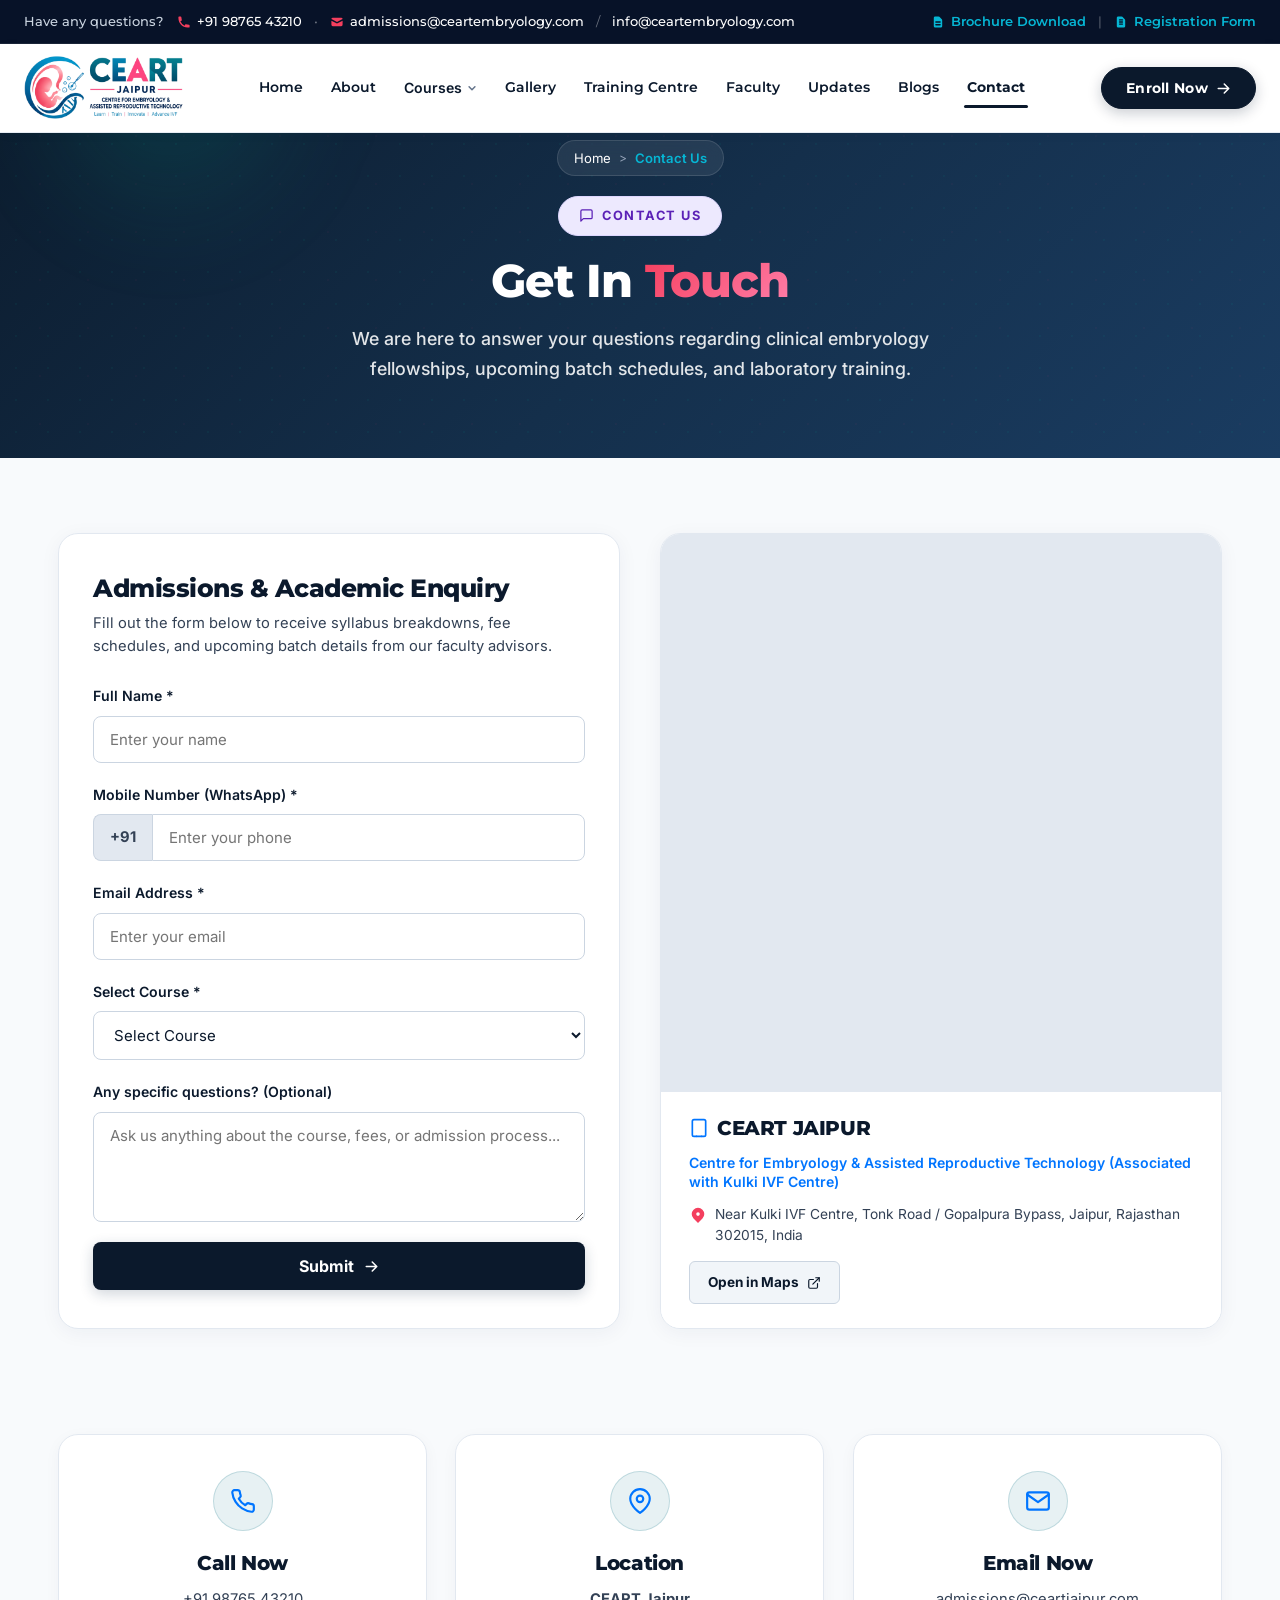
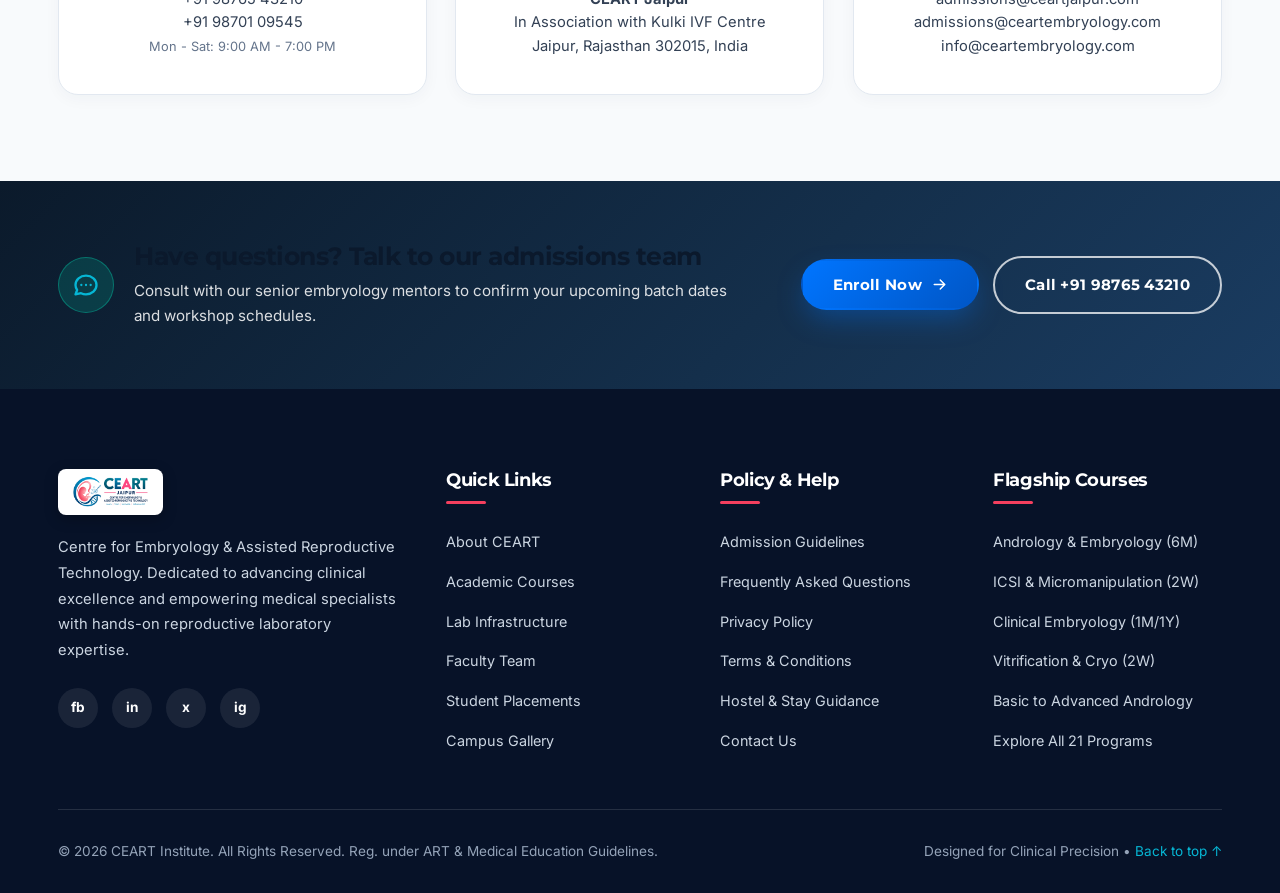
<file: contact.html>
<!DOCTYPE html>
<html lang="en">

<head>
  <meta charset="UTF-8">
  <meta name="viewport" content="width=device-width, initial-scale=1.0">
  <title>Contact Us | Get In Touch | CEART Jaipur</title>
  <meta name="description"
    content="Contact CEART Jaipur. Connect with our academic counselors for clinical embryology admissions, batch schedules, fees, and hands-on lab visits at Kulki IVF Centre.">

  <!-- Preconnect to Google Fonts -->
  <link rel="preconnect" href="https://fonts.googleapis.com">
  <link rel="preconnect" href="https://fonts.gstatic.com" crossorigin>

  <link rel="canonical" href="https://ceartembryology.com/contact.html">
  <meta property="og:site_name" content="CEART Embryology">
  <meta property="og:title" content="Contact Us | Get In Touch | CEART Jaipur">
  <meta property="og:description"
    content="Have questions about our clinical embryology fellowships, andrology courses, or hands-on training? Get in touch with CEART Jaipur today.">
  <meta property="og:url" content="https://ceartembryology.com/contact.html">
  <meta property="og:type" content="website">

  <!-- Global Stylesheet -->
  <link rel="stylesheet" href="global.css">

  <!-- Interactive Motion Engine -->
  <script src="main.js" defer></script>

  <!-- ================= Isolated Scoped Page Styles ================= -->
  <style>
    /* Mobile-Safe Container */
    body,
    html {
      overflow-x: hidden;
      width: 100%;
    }

    /* 1. Page Header Section */
    .contact-hero-section {
      background: linear-gradient(135deg, #0b1a2b 0%, #142f4b 55%, #1a3c61 100%);
      color: #ffffff;
      padding: 140px 0 75px;
      position: relative;
      overflow: hidden;
      text-align: center;
    }

    .contact-hero-section::before {
      content: "";
      position: absolute;
      top: 0;
      left: 0;
      right: 0;
      bottom: 0;
      background-image: 
        radial-gradient(rgba(0, 201, 167, 0.08) 1px, transparent 1px),
        radial-gradient(rgba(255, 59, 124, 0.05) 1px, transparent 1px);
      background-size: 32px 32px, 48px 48px;
      background-position: 0 0, 16px 16px;
      pointer-events: none;
      opacity: 0.7;
    }

    .contact-hero-glow {
      position: absolute;
      width: 340px;
      height: 340px;
      max-width: 100%;
      background: radial-gradient(circle, rgba(0, 201, 167, 0.16) 0%, rgba(0, 201, 167, 0) 70%);
      top: -80px;
      left: 0;
      border-radius: 50%;
      pointer-events: none;
      filter: blur(40px);
    }

    .contact-hero-content {
      position: relative;
      z-index: 2;
      max-width: 860px;
      margin: 0 auto;
      padding: 0 20px;
    }

    /* Breadcrumbs */
    .contact-breadcrumb {
      display: inline-flex;
      align-items: center;
      gap: 8px;
      background: rgba(255, 255, 255, 0.08);
      backdrop-filter: blur(8px);
      -webkit-backdrop-filter: blur(8px);
      border: 1px solid rgba(255, 255, 255, 0.12);
      padding: 6px 16px;
      border-radius: 50px;
      font-size: 0.82rem;
      margin-bottom: 20px;
      color: rgba(255, 255, 255, 0.75);
    }

    .contact-breadcrumb a {
      color: #ffffff;
      text-decoration: none;
      transition: color 0.2s ease;
    }

    .contact-breadcrumb a:hover {
      color: var(--soft-cyan);
    }

    .contact-breadcrumb-sep {
      color: #94A3B8;
      font-size: 0.75rem;
    }

    .contact-breadcrumb-active {
      color: var(--soft-cyan);
      font-weight: 600;
    }

    /* Soft Lavender Pill Badge */
    .contact-pill-badge {
      display: inline-flex;
      align-items: center;
      gap: 8px;
      background: #ede9fe;
      border: 1px solid #ddd6fe;
      color: #5b21b6;
      padding: 8px 20px;
      border-radius: 50px;
      font-size: 0.8rem;
      font-weight: 700;
      letter-spacing: 1.5px;
      text-transform: uppercase;
      margin-bottom: 18px;
    }

    .contact-hero-title {
      font-size: 2.85rem;
      line-height: 1.2;
      margin-bottom: 16px;
      font-weight: 800;
      color: #ffffff;
    }

    .contact-hero-subtitle {
      font-size: 1.12rem;
      line-height: 1.65;
      color: rgba(255, 255, 255, 0.88);
      margin: 0 auto;
      max-width: 680px;
      font-weight: 500;
    }

    /* 2. Main Two-Column Inquiry & Map Section */
    .contact-main-section {
      padding: 75px 0 85px;
      background: #f8fafc;
    }

    .contact-split-grid {
      display: grid;
      grid-template-columns: 1fr 1fr;
      gap: 40px;
      align-items: stretch;
    }

    /* Left Column: Form Card */
    .contact-form-card {
      background: #ffffff;
      border: 1px solid #e2e8f0;
      border-radius: var(--radius-lg);
      padding: 38px 34px;
      box-shadow: 0 4px 20px rgba(20, 47, 75, 0.05);
      display: flex;
      flex-direction: column;
      justify-content: center;
    }

    .form-header {
      margin-bottom: 26px;
    }

    .form-header-title {
      font-size: 1.55rem;
      font-weight: 800;
      color: var(--navy-blue);
      margin-bottom: 8px;
      line-height: 1.3;
    }

    .form-header-desc {
      font-size: 0.92rem;
      color: var(--text-body);
      line-height: 1.55;
      margin: 0;
    }

    .contact-form {
      display: flex;
      flex-direction: column;
      gap: 20px;
    }

    .form-group {
      display: flex;
      flex-direction: column;
      gap: 8px;
    }

    .form-label {
      font-size: 0.88rem;
      font-weight: 600;
      color: var(--navy-blue);
    }

    .form-input,
    .form-select,
    .form-textarea {
      width: 100%;
      box-sizing: border-box;
      padding: 13px 16px;
      border: 1.5px solid #cbd5e1;
      border-radius: 8px;
      font-size: 0.94rem;
      font-family: inherit;
      color: var(--navy-blue);
      background: #ffffff;
      transition: all 0.25s ease;
      outline: none;
    }

    .form-input:focus,
    .form-select:focus,
    .form-textarea:focus {
      background: #ffffff;
      border-color: var(--color-primary);
      box-shadow: 0 0 0 3px rgba(0, 117, 255, 0.15);
    }

    /* Mobile Number with +91 Country Code Pill */
    .phone-input-group {
      display: flex;
      width: 100%;
    }

    .country-code-pill {
      background: #e2e8f0;
      color: #334155;
      border: 1px solid #cbd5e1;
      border-right: none;
      border-radius: 8px 0 0 8px;
      padding: 0 16px;
      font-size: 0.92rem;
      font-weight: 700;
      display: flex;
      align-items: center;
      justify-content: center;
      user-select: none;
      flex-shrink: 0;
    }

    .phone-input {
      border-radius: 0 8px 8px 0 !important;
      flex: 1;
    }

    .form-textarea {
      resize: vertical;
      min-height: 110px;
    }

    .btn-contact-submit {
      width: 100%;
      background: var(--navy-blue);
      color: #ffffff;
      padding: 14px 24px;
      border-radius: 8px;
      font-size: 1rem;
      font-weight: 700;
      font-family: inherit;
      border: none;
      cursor: pointer;
      display: flex;
      align-items: center;
      justify-content: center;
      gap: 10px;
      transition: all 0.3s ease;
      box-shadow: 0 4px 14px rgba(20, 47, 75, 0.2);
    }

    .btn-contact-submit:hover {
      background: var(--accent-pink);
      transform: translateY(-2px);
      box-shadow: 0 6px 20px rgba(255, 59, 124, 0.35);
    }

    .btn-contact-submit .btn-arrow-icon {
      transition: transform 0.2s ease;
    }

    .btn-contact-submit:hover .btn-arrow-icon {
      transform: translateX(4px);
    }

    /* Form Feedback Message */
    .form-status-msg {
      display: none;
      padding: 12px 16px;
      border-radius: 8px;
      font-size: 0.9rem;
      font-weight: 600;
      text-align: center;
      margin-top: 10px;
    }

    .form-status-msg.success {
      display: block;
      background: #ecfdf5;
      color: #065f46;
      border: 1px solid #a7f3d0;
    }

    /* Right Column: Campus Map Card */
    .contact-map-card {
      background: #ffffff;
      border: 1px solid #e2e8f0;
      border-radius: var(--radius-lg);
      overflow: hidden;
      box-shadow: 0 4px 20px rgba(20, 47, 75, 0.05);
      display: flex;
      flex-direction: column;
      position: relative;
    }

    .map-frame-wrap {
      width: 100%;
      flex-grow: 1;
      min-height: 380px;
      position: relative;
      background: #e2e8f0;
    }

    .map-frame-wrap iframe {
      width: 100%;
      height: 100%;
      border: none;
      display: block;
      min-height: 380px;
    }

    /* Floating Info Card Overlay */
    .map-info-overlay {
      padding: 24px 28px;
      background: #ffffff;
      border-top: 1px solid #e2e8f0;
      display: flex;
      flex-direction: column;
      gap: 12px;
    }

    .map-info-title {
      font-size: 1.25rem;
      font-weight: 800;
      color: var(--navy-blue);
      margin: 0;
      display: flex;
      align-items: center;
      gap: 8px;
    }

    .map-info-sub {
      font-size: 0.88rem;
      color: var(--primary-teal);
      font-weight: 600;
      margin: 0;
      line-height: 1.4;
    }

    .map-info-addr {
      font-size: 0.86rem;
      color: var(--text-body);
      line-height: 1.5;
      margin: 0;
      display: flex;
      align-items: flex-start;
      gap: 8px;
    }

    .map-info-addr svg {
      color: var(--accent-pink);
      flex-shrink: 0;
      margin-top: 2px;
    }

    .btn-maps-action {
      display: inline-flex;
      align-items: center;
      justify-content: center;
      gap: 8px;
      align-self: flex-start;
      margin-top: 4px;
      padding: 9px 18px;
      background: #f1f5f9;
      color: var(--navy-blue);
      border: 1px solid #cbd5e1;
      border-radius: 6px;
      font-size: 0.85rem;
      font-weight: 700;
      text-decoration: none;
      transition: all 0.25s ease;
    }

    .btn-maps-action:hover {
      background: var(--navy-blue);
      color: #ffffff;
      border-color: var(--navy-blue);
    }

    /* 3. Three-Card Direct Contact Information Row */
    .contact-info-section {
      padding: 20px 0 85px;
      background: #f8fafc;
    }

    .contact-cards-grid {
      display: grid;
      grid-template-columns: repeat(3, 1fr);
      gap: 28px;
    }

    .info-box-card {
      background: #ffffff;
      border: 1px solid #e2e8f0;
      border-radius: var(--radius-lg);
      padding: 36px 28px;
      text-align: center;
      display: flex;
      flex-direction: column;
      align-items: center;
      box-shadow: 0 4px 16px rgba(20, 47, 75, 0.04);
      transition: all 0.35s cubic-bezier(0.16, 1, 0.3, 1);
      position: relative;
      overflow: hidden;
    }

    .info-box-card::before {
      content: "";
      position: absolute;
      top: 0;
      left: 0;
      right: 0;
      height: 4px;
      background: linear-gradient(90deg, var(--primary-teal), var(--soft-cyan));
      opacity: 0;
      transition: opacity 0.3s ease;
    }

    .info-box-card:hover {
      transform: translateY(-6px);
      box-shadow: 0 16px 36px rgba(20, 47, 75, 0.1);
      border-color: rgba(27, 122, 139, 0.3);
    }

    .info-box-card:hover::before {
      opacity: 1;
    }

    .info-box-icon {
      width: 60px;
      height: 60px;
      border-radius: 50%;
      background: rgba(27, 122, 139, 0.1);
      color: var(--primary-teal);
      border: 1px solid rgba(27, 122, 139, 0.2);
      display: flex;
      align-items: center;
      justify-content: center;
      margin-bottom: 20px;
      transition: all 0.3s ease;
    }

    .info-box-card:hover .info-box-icon {
      background: var(--navy-blue);
      color: var(--soft-cyan);
      transform: scale(1.08);
    }

    .info-box-title {
      font-size: 1.25rem;
      font-weight: 800;
      color: var(--navy-blue);
      margin-bottom: 12px;
    }

    .info-box-details {
      font-size: 0.92rem;
      line-height: 1.6;
      color: var(--text-body);
      margin: 0;
    }

    .info-box-details a {
      color: inherit;
      text-decoration: none;
      transition: color 0.2s ease;
    }

    .info-box-details a:hover {
      color: var(--primary-teal);
    }

    /* 4. Pre-Footer Admissions Callout Ribbon */
    .contact-admissions-ribbon {
      padding: 60px 0;
      background: linear-gradient(135deg, #0b1a2b 0%, #142f4b 60%, #1a3c61 100%);
      color: #ffffff;
      position: relative;
    }

    .contact-admissions-box {
      display: flex;
      justify-content: space-between;
      align-items: center;
      gap: 32px;
      flex-wrap: wrap;
    }

    /* Responsive Breakpoints */
    @media (max-width: 991px) {
      .contact-split-grid {
        grid-template-columns: 1fr;
        gap: 36px;
      }

      .contact-cards-grid {
        grid-template-columns: 1fr;
        gap: 20px;
      }
    }

    @media (max-width: 768px) {
      .contact-hero-section {
        padding: 125px 0 55px;
      }

      .contact-hero-title {
        font-size: 2.1rem;
      }

      .contact-hero-subtitle {
        font-size: 1rem;
      }

      .contact-form-card {
        padding: 26px 20px;
      }

      .map-frame-wrap {
        min-height: 280px;
      }

      .contact-admissions-box {
        flex-direction: column;
        align-items: flex-start;
      }
    }
  </style>
</head>

<body>

  <!-- ================= Dual-State Sticky Header ================= -->
  <div class="site-header-wrapper" id="siteHeaderWrapper">
    <!-- 1. Top Utility Bar -->
    <aside class="top-utility-bar" id="topUtilityBar" aria-label="Quick contact and utility links">
      <div class="top-bar-container">
        <div class="top-bar-left">
          <span class="top-bar-query">Have any questions?</span>
          <a href="tel:+919876543210" class="top-bar-contact-item" title="Call CEART Admissions">
            <svg class="top-bar-icon" width="14" height="14" viewBox="0 0 20 20" fill="currentColor" aria-hidden="true">
              <path d="M2 3a1 1 0 011-1h2.153a1 1 0 01.986.836l.74 4.435a1 1 0 01-.54 1.06l-1.548.773a11.037 11.037 0 006.105 6.105l.774-1.548a1 1 0 011.059-.54l4.435.74a1 1 0 01.836.986V17a1 1 0 01-1 1h-2C7.82 18 2 12.18 2 4V3z" />
            </svg>
            <span class="top-bar-text">+91 98765 43210</span>
          </a>
          <span class="top-bar-sep" aria-hidden="true">&bull;</span>
          <a href="mailto:admissions@ceartembryology.com" class="top-bar-contact-item" title="Email CEART Admissions">
            <svg class="top-bar-icon" width="14" height="14" viewBox="0 0 20 20" fill="currentColor" aria-hidden="true">
              <path d="M2.003 5.884L10 9.882l7.997-3.998A2 2 0 0016 4H4a2 2 0 00-1.997 1.884z" />
              <path d="M18 8.118l-8 4-8-4V14a2 2 0 002 2h12a2 2 0 002-2V8.118z" />
            </svg>
            <span class="top-bar-text">admissions@ceartembryology.com</span>
          </a>
          <span class="top-bar-sep" aria-hidden="true">/</span>
          <a href="mailto:info@ceartembryology.com" class="top-bar-contact-item" title="General Information">
            <span class="top-bar-text">info@ceartembryology.com</span>
          </a>
        </div>

        <div class="top-bar-right">
          <div class="top-bar-doc-item" onclick="downloadBrochure(event)" role="button" tabindex="0">
            <svg class="top-bar-icon" width="14" height="14" viewBox="0 0 20 20" fill="currentColor" aria-hidden="true">
              <path fill-rule="evenodd" d="M4 4a2 2 0 012-2h4.586A2 2 0 0112 2.586L15.414 6A2 2 0 0116 7.414V16a2 2 0 01-2 2H6a2 2 0 01-2-2V4zm2 6a1 1 0 011-1h6a1 1 0 110 2H7a1 1 0 01-1-1zm1 3a1 1 0 100 2h6a1 1 0 100-2H7z" clip-rule="evenodd" />
            </svg>
            <span class="top-bar-action">Brochure Download</span>
          </div>
          <span class="top-bar-sep" aria-hidden="true">|</span>
          <div class="top-bar-doc-item" onclick="document.getElementById('contactFormCard').scrollIntoView({behavior: 'smooth'})" role="button" tabindex="0">
            <svg class="top-bar-icon" width="14" height="14" viewBox="0 0 20 20" fill="currentColor" aria-hidden="true">
              <path fill-rule="evenodd" d="M6 2a2 2 0 00-2 2v12a2 2 0 002 2h8a2 2 0 002-2V7.414A2 2 0 0015.414 6L12 2.586A2 2 0 0010.586 2H6zm2 10a1 1 0 100 2h4a1 1 0 100-2H8zm0-3a1 1 0 100 2h4a1 1 0 100-2H8zm0-3a1 1 0 100 2h4a1 1 0 100-2H8z" clip-rule="evenodd" />
            </svg>
            <span class="top-bar-action">Registration Form</span>
          </div>
        </div>
      </div>
    </aside>

    <!-- 2. Main Navigation Bar -->
    <header class="main-header" id="mainHeader">
      <div class="main-nav-container">
        <nav class="navbar" aria-label="Main Navigation">
          <a href="index.html" class="brand-logo" aria-label="CEART Logo">
            <img src="ceartlogo.png" alt="CEART - Centre for Embryology &amp; Assisted Reproductive Technology"
              class="brand-logo-img"
              onerror="this.style.display='none'; document.getElementById('brandLogoFallback').style.display='flex';">
            <div id="brandLogoFallback" class="brand-logo-fallback"
              style="display: none; align-items: center; gap: 10px;">
              <div class="brand-symbol">C</div>
              <div class="brand-text">
                <span class="brand-title">CE<span>A</span>RT</span>
                <span class="brand-sub">Embryology Institute</span>
              </div>
            </div>
          </a>

          <ul class="nav-menu" id="navMenu">
            <li class="nav-menu-item"><a href="index.html" class="nav-item">Home</a></li>
            <li class="nav-menu-item"><a href="about.html" class="nav-item">About</a></li>
            <li class="nav-menu-item nav-item-dropdown" id="coursesDropdown">
              <button type="button" class="nav-item nav-dropdown-trigger" id="coursesDropdownBtn" aria-expanded="false" aria-haspopup="true" aria-controls="coursesDropdownMenu">
                Courses
                <svg class="nav-chevron" width="11" height="11" viewBox="0 0 12 12" fill="none" xmlns="http://www.w3.org/2000/svg" aria-hidden="true">
                  <path d="M2.5 4.5L6 8L9.5 4.5" stroke="currentColor" stroke-width="1.8" stroke-linecap="round" stroke-linejoin="round"/>
                </svg>
              </button>
              <div class="nav-dropdown-menu" id="coursesDropdownMenu" role="region" aria-label="Short Term Courses">
                <div class="dropdown-heading"><a href="programs.html" style="color: inherit; text-decoration: none; display: flex; justify-content: space-between; align-items: center;">Short Term Courses <span>View All &rarr;</span></a></div>
                <a href="course-andrology-embryology.html" class="dropdown-item">Advanced Course of Andrology and Embryology</a>
                <a href="course-icsi-micromanipulation.html" class="dropdown-item">Micromanipulation and ICSI Hands-on Training</a>
                <a href="course-clinical-embryology.html" class="dropdown-item">Certificate Course in Clinical Embryology</a>
                <a href="course-cryopreservation-vitrification.html" class="dropdown-item">Cryopreservation/Vitrification and Embryology Lab</a>
                <a href="course-basic-advanced-andrology.html" class="dropdown-item">Basic to Advanced Andrology Certificate Course</a>
                <a href="programs.html" class="dropdown-item" style="border-top: 1px solid var(--border-light); margin-top: 6px; padding-top: 10px; color: var(--accent-pink); font-weight: 700;">Explore All 21 Programs &rarr;</a>
              </div>
            </li>
            <li class="nav-menu-item"><a href="gallery.html" class="nav-item">Gallery</a></li>
            <li class="nav-menu-item"><a href="training-centre.html" class="nav-item">Training Centre</a></li>
            <li class="nav-menu-item"><a href="faculty.html" class="nav-item">Faculty</a></li>
            <li class="nav-menu-item"><a href="updates.html" class="nav-item">Updates</a></li>
            <li class="nav-menu-item"><a href="blogs.html" class="nav-item">Blogs</a></li>
            <li class="nav-menu-item"><a href="contact.html" class="nav-item active">Contact</a></li>
          </ul>

          <div class="nav-actions">
            <button type="button" class="btn-navy-enroll" id="headerEnrollBtn" onclick="document.getElementById('contactFormCard').scrollIntoView({behavior: 'smooth'})">
              <span>Enroll Now</span>
              <svg class="btn-arrow-icon" width="16" height="16" viewBox="0 0 20 20" fill="currentColor" aria-hidden="true">
                <path fill-rule="evenodd" d="M10.293 3.293a1 1 0 011.414 0l6 6a1 1 0 010 1.414l-6 6a1 1 0 01-1.414-1.414L14.586 11H3a1 1 0 110-2h11.586l-4.293-4.293a1 1 0 010-1.414z" clip-rule="evenodd" />
              </svg>
            </button>
            <button class="mobile-toggle" id="mobileToggle" aria-label="Toggle navigation menu" aria-expanded="false" type="button">
              <span class="hamburger-bar"></span>
              <span class="hamburger-bar"></span>
              <span class="hamburger-bar"></span>
            </button>
          </div>
        </nav>
      </div>
    </header>
  </div>

  <main>
    <!-- ================= 1. Page Header Section ================= -->
    <section class="contact-hero-section">
      <div class="contact-hero-glow"></div>
      <div class="container contact-hero-content">
        <!-- Breadcrumbs -->
        <div class="contact-breadcrumb">
          <a href="index.html">Home</a>
          <span class="contact-breadcrumb-sep">&gt;</span>
          <span class="contact-breadcrumb-active">Contact Us</span>
        </div>

        <div>
          <div class="contact-pill-badge">
            <svg width="15" height="15" viewBox="0 0 24 24" fill="none" stroke="currentColor" stroke-width="2" stroke-linecap="round" stroke-linejoin="round">
              <path d="M21 15a2 2 0 0 1-2 2H7l-4 4V5a2 2 0 0 1 2-2h14a2 2 0 0 1 2 2z"></path>
            </svg>
            CONTACT US
          </div>
        </div>

        <h1 class="contact-hero-title">
          Get In <span class="gradient-text">Touch</span>
        </h1>
        <p class="contact-hero-subtitle">
          We are here to answer your questions regarding clinical embryology fellowships, upcoming batch schedules, and laboratory training.
        </p>
      </div>
    </section>

    <!-- ================= 2. Two-Column Inquiry & Map Section (50/50 Split) ================= -->
    <section class="contact-main-section">
      <div class="container">
        <div class="contact-split-grid">

          <!-- Left Column: Admissions Enquiry Form Card -->
          <div class="contact-form-card" id="contactFormCard" data-reveal="slide-right">
            <div class="form-header">
              <h2 class="form-header-title">Admissions &amp; Academic Enquiry</h2>
              <p class="form-header-desc">
                Fill out the form below to receive syllabus breakdowns, fee schedules, and upcoming batch details from our faculty advisors.
              </p>
            </div>

            <form class="contact-form" id="admissionsContactForm" onsubmit="handleContactSubmit(event)">
              <!-- Full Name -->
              <div class="form-group">
                <label for="contactFullName" class="form-label">Full Name *</label>
                <input type="text" id="contactFullName" name="fullName" class="form-input" placeholder="Enter your name" required>
              </div>

              <!-- Mobile Number (WhatsApp) -->
              <div class="form-group">
                <label for="contactPhone" class="form-label">Mobile Number (WhatsApp) *</label>
                <div class="phone-input-group">
                  <span class="country-code-pill">+91</span>
                  <input type="tel" id="contactPhone" name="phone" class="form-input phone-input" placeholder="Enter your phone" pattern="[0-9]{10}" required>
                </div>
              </div>

              <!-- Email Address -->
              <div class="form-group">
                <label for="contactEmail" class="form-label">Email Address *</label>
                <input type="email" id="contactEmail" name="email" class="form-input" placeholder="Enter your email" required>
              </div>

              <!-- Select Course Dropdown -->
              <div class="form-group">
                <label for="contactCourse" class="form-label">Select Course *</label>
                <select id="contactCourse" name="course" class="form-select" required>
                  <option value="" disabled selected>Select Course</option>
                  <option value="Clinical Embryology Flagship (1 Year)">Clinical Embryology (Flagship 1-Year)</option>
                  <option value="Advanced Hands-on Clinical Embryology (1 Month)">Advanced Hands-on Clinical Embryology (1 Month)</option>
                  <option value="Advanced Course of Andrology and Embryology">Advanced Course of Andrology and Embryology</option>
                  <option value="Micromanipulation and ICSI Hands-on Training (2 Weeks)">Micromanipulation and ICSI Hands-on Training (2 Weeks)</option>
                  <option value="Cryopreservation/Vitrification and Embryology Lab (2 Weeks)">Cryopreservation/Vitrification and Embryology Lab (2 Weeks)</option>
                  <option value="Basic to Advanced Andrology Certificate Course">Basic to Advanced Andrology Certificate Course</option>
                  <option value="Fellowship in Reproductive Medicine (1 Year)">Fellowship in Reproductive Medicine (1 Year)</option>
                  <option value="Embryology Lab QA/QC (1 Week)">Embryology Lab QA/QC (1 Week)</option>
                  <option value="Certificate IVF Nursing Course (1 Month)">Certificate IVF Nursing Course (1 Month)</option>
                </select>
              </div>

              <!-- Textarea Questions -->
              <div class="form-group">
                <label for="contactQuestions" class="form-label">Any specific questions? (Optional)</label>
                <textarea id="contactQuestions" name="questions" class="form-textarea" placeholder="Ask us anything about the course, fees, or admission process..."></textarea>
              </div>

              <!-- Submit Button -->
              <button type="submit" class="btn-contact-submit" id="contactSubmitBtn">
                <span>Submit</span>
                <svg class="btn-arrow-icon" width="16" height="16" viewBox="0 0 20 20" fill="currentColor">
                  <path fill-rule="evenodd" d="M10.293 3.293a1 1 0 011.414 0l6 6a1 1 0 010 1.414l-6 6a1 1 0 01-1.414-1.414L14.586 11H3a1 1 0 110-2h11.586l-4.293-4.293a1 1 0 010-1.414z" clip-rule="evenodd" />
                </svg>
              </button>

              <div id="contactFormStatus" class="form-status-msg"></div>
            </form>
          </div>

          <!-- Right Column: Interactive Campus Map Card -->
          <div class="contact-map-card" data-reveal="slide-left">
            <div class="map-frame-wrap">
              <iframe
                title="CEART Jaipur Campus Location"
                src="https://www.google.com/maps/embed?pb=!1m18!1m12!1m3!1d113911.23846682705!2d75.7288636!3d26.9064049!2m3!1f0!2f0!3f0!3m2!1i1024!2i768!4f13.1!3m3!1m2!1s0x396db410c5980757%3A0x600d8f074d008bb7!2sKulki%20IVF%20Centre!5e0!3m2!1sen!2sin!4v1700000000000!5m2!1sen!2sin"
                loading="lazy"
                referrerpolicy="no-referrer-when-downgrade"
                allowfullscreen>
              </iframe>
            </div>

            <!-- Floating Info Card Overlay -->
            <div class="map-info-overlay">
              <h3 class="map-info-title">
                <svg width="20" height="20" viewBox="0 0 24 24" fill="none" stroke="currentColor" stroke-width="2" stroke-linecap="round" stroke-linejoin="round" style="color: var(--primary-teal);">
                  <rect x="4" y="2" width="16" height="20" rx="2" ry="2"></rect>
                  <line x1="9" y1="22" x2="9" y2="22.01"></line>
                  <line x1="15" y1="22" x2="15" y2="22.01"></line>
                </svg>
                CEART JAIPUR
              </h3>
              <p class="map-info-sub">Centre for Embryology &amp; Assisted Reproductive Technology (Associated with Kulki IVF Centre)</p>
              <p class="map-info-addr">
                <svg width="18" height="18" viewBox="0 0 20 20" fill="currentColor">
                  <path fill-rule="evenodd" d="M5.05 4.05a7 7 0 119.9 9.9L10 18.9l-4.95-4.95a7 7 0 010-9.9zM10 11a2 2 0 100-4 2 2 0 000 4z" clip-rule="evenodd" />
                </svg>
                <span>Near Kulki IVF Centre, Tonk Road / Gopalpura Bypass, Jaipur, Rajasthan 302015, India</span>
              </p>
              <a href="https://maps.google.com/?q=Kulki+IVF+Centre+Jaipur" target="_blank" rel="noopener noreferrer" class="btn-maps-action">
                <span>Open in Maps</span>
                <svg width="14" height="14" viewBox="0 0 24 24" fill="none" stroke="currentColor" stroke-width="2" stroke-linecap="round" stroke-linejoin="round">
                  <path d="M18 13v6a2 2 0 0 1-2 2H5a2 2 0 0 1-2-2V8a2 2 0 0 1 2-2h6"></path>
                  <polyline points="15 3 21 3 21 9"></polyline>
                  <line x1="10" y1="14" x2="21" y2="3"></line>
                </svg>
              </a>
            </div>
          </div>

        </div>
      </div>
    </section>

    <!-- ================= 3. Three-Card Direct Contact Information Row ================= -->
    <section class="contact-info-section">
      <div class="container">
        <div class="contact-cards-grid">

          <!-- Card 1: Call Now -->
          <div class="info-box-card" data-reveal="slide-up">
            <div class="info-box-icon">
              <svg width="26" height="26" viewBox="0 0 24 24" fill="none" stroke="currentColor" stroke-width="2" stroke-linecap="round" stroke-linejoin="round">
                <path d="M22 16.92v3a2 2 0 0 1-2.18 2 19.79 19.79 0 0 1-8.63-3.07 19.5 19.5 0 0 1-6-6 19.79 19.79 0 0 1-3.07-8.67A2 2 0 0 1 4.11 2h3a2 2 0 0 1 2 1.72 12.84 12.84 0 0 0 .7 2.81 2 2 0 0 1-.45 2.11L8.09 9.91a16 16 0 0 0 6 6l1.27-1.27a2 2 0 0 1 2.11-.45 12.84 12.84 0 0 0 2.81.7A2 2 0 0 1 22 16.92z"></path>
              </svg>
            </div>
            <h3 class="info-box-title">Call Now</h3>
            <p class="info-box-details">
              <a href="tel:+919876543210">+91 98765 43210</a><br>
              <a href="tel:+919870109545">+91 98701 09545</a><br>
              <span style="font-size: 0.8rem; color: #64748b;">Mon - Sat: 9:00 AM - 7:00 PM</span>
            </p>
          </div>

          <!-- Card 2: Location -->
          <div class="info-box-card" data-reveal="slide-up" style="transition-delay: 0.1s;">
            <div class="info-box-icon">
              <svg width="26" height="26" viewBox="0 0 24 24" fill="none" stroke="currentColor" stroke-width="2" stroke-linecap="round" stroke-linejoin="round">
                <path d="M21 10c0 7-9 13-9 13s-9-6-9-13a9 9 0 0 1 18 0z"></path>
                <circle cx="12" cy="10" r="3"></circle>
              </svg>
            </div>
            <h3 class="info-box-title">Location</h3>
            <p class="info-box-details">
              <strong>CEART Jaipur</strong><br>
              In Association with Kulki IVF Centre<br>
              Jaipur, Rajasthan 302015, India
            </p>
          </div>

          <!-- Card 3: Email Now -->
          <div class="info-box-card" data-reveal="slide-up" style="transition-delay: 0.2s;">
            <div class="info-box-icon">
              <svg width="26" height="26" viewBox="0 0 24 24" fill="none" stroke="currentColor" stroke-width="2" stroke-linecap="round" stroke-linejoin="round">
                <path d="M4 4h16c1.1 0 2 .9 2 2v12c0 1.1-.9 2-2 2H4c-1.1 0-2-.9-2-2V6c0-1.1.9-2 2-2z"></path>
                <polyline points="22,6 12,13 2,6"></polyline>
              </svg>
            </div>
            <h3 class="info-box-title">Email Now</h3>
            <p class="info-box-details">
              <a href="mailto:admissions@ceartjaipur.com">admissions@ceartjaipur.com</a><br>
              <a href="mailto:admissions@ceartembryology.com">admissions@ceartembryology.com</a><br>
              <a href="mailto:info@ceartembryology.com">info@ceartembryology.com</a>
            </p>
          </div>

        </div>
      </div>
    </section>

    <!-- ================= 4. Pre-Footer Admissions Callout Ribbon ================= -->
    <section class="contact-admissions-ribbon">
      <div class="container">
        <div class="contact-admissions-box">
          <div style="display: flex; align-items: center; gap: 20px;">
            <div style="width: 56px; height: 56px; border-radius: 50%; background: rgba(0, 201, 167, 0.18); border: 1px solid rgba(0, 201, 167, 0.4); display: flex; align-items: center; justify-content: center; flex-shrink: 0; color: var(--soft-cyan);">
              <svg width="28" height="28" fill="none" stroke="currentColor" viewBox="0 0 24 24">
                <path stroke-linecap="round" stroke-linejoin="round" stroke-width="2" d="M8 12h.01M12 12h.01M16 12h.01M21 12c0 4.418-4.03 8-9 8a9.863 9.863 0 01-4.255-.949L3 20l1.395-3.72C3.512 15.042 3 13.574 3 12c0-4.418 4.03-8 9-8s9 3.582 9 8z" />
              </svg>
            </div>
            <div>
              <h3 style="font-size: 1.55rem; margin-bottom: 6px; font-weight: 700;">Have questions? Talk to our admissions team</h3>
              <p style="font-size: 0.95rem; color: rgba(255, 255, 255, 0.85); margin: 0; max-width: 620px;">
                Consult with our senior embryology mentors to confirm your upcoming batch dates and workshop schedules.
              </p>
            </div>
          </div>
          <div style="display: flex; gap: 14px; flex-wrap: wrap; align-items: center; flex-shrink: 0;">
            <button type="button" class="btn btn-secondary" onclick="document.getElementById('contactFormCard').scrollIntoView({behavior: 'smooth'})">
              <span>Enroll Now</span>
              <svg class="btn-arrow-icon" width="16" height="16" viewBox="0 0 20 20" fill="currentColor">
                <path fill-rule="evenodd" d="M10.293 3.293a1 1 0 011.414 0l6 6a1 1 0 010 1.414l-6 6a1 1 0 01-1.414-1.414L14.586 11H3a1 1 0 110-2h11.586l-4.293-4.293a1 1 0 010-1.414z" clip-rule="evenodd" />
              </svg>
            </button>
            <a href="tel:+919876543210" class="btn btn-outline" style="border-color: rgba(255,255,255,0.75); color: #fff;">
              <span>Call +91 98765 43210</span>
            </a>
          </div>
        </div>
      </div>
    </section>
  </main>

  <!-- ================= Footer ================= -->
  <footer class="main-footer" id="contact">
    <div class="container">
      <div class="footer-grid">
        <div class="footer-col" data-reveal="slide-up">
          <a href="index.html" class="footer-brand-link">
            <div class="footer-logo-wrap"
              style="background-color: #ffffff; padding: 6px 14px; border-radius: 8px; display: inline-flex; align-items: center; justify-content: center; margin-bottom: 20px; box-shadow: 0 4px 14px rgba(0,0,0,0.25);">
              <img src="ceartlogo.png" alt="CEART - Centre for Embryology &amp; Assisted Reproductive Technology"
                class="footer-logo-img"
                style="height: 32px; max-height: 32px; max-width: 120px; width: auto; object-fit: contain; display: block;"
                onerror="this.parentElement.style.display='none'; document.getElementById('footerLogoFallback').style.display='flex';">
            </div>
            <div id="footerLogoFallback" class="brand-logo-fallback"
              style="display: none; align-items: center; gap: 12px; margin-bottom: 22px;">
              <div class="brand-symbol">C</div>
              <div class="brand-text">
                <span class="brand-title" style="color: #fff;">CE<span style="color: var(--accent-pink);">A</span>RT</span>
                <span class="brand-sub" style="color: var(--soft-cyan);">Embryology Institute</span>
              </div>
            </div>
          </a>
          <p>
            Centre for Embryology &amp; Assisted Reproductive Technology. Dedicated to advancing clinical excellence and
            empowering medical specialists with hands-on reproductive laboratory expertise.
          </p>
          <div class="footer-socials">
            <a href="#facebook" class="footer-social-btn" aria-label="Facebook">fb</a>
            <a href="#linkedin" class="footer-social-btn" aria-label="LinkedIn">in</a>
            <a href="#twitter" class="footer-social-btn" aria-label="Twitter">x</a>
            <a href="#instagram" class="footer-social-btn" aria-label="Instagram">ig</a>
          </div>
        </div>

        <div class="footer-col" data-reveal="slide-up" class="delay-1">
          <h4>Quick Links</h4>
          <ul class="footer-links">
            <li><a href="about.html">About CEART</a></li>
            <li><a href="programs.html">Academic Courses</a></li>
            <li><a href="training-centre.html">Lab Infrastructure</a></li>
            <li><a href="faculty.html">Faculty Team</a></li>
            <li><a href="index.html#placements">Student Placements</a></li>
            <li><a href="gallery.html">Campus Gallery</a></li>
          </ul>
        </div>

        <div class="footer-col" data-reveal="slide-up" class="delay-2">
          <h4>Policy &amp; Help</h4>
          <ul class="footer-links">
            <li><a href="index.html#admission-process">Admission Guidelines</a></li>
            <li><a href="index.html#faqs">Frequently Asked Questions</a></li>
            <li><a href="index.html#privacy">Privacy Policy</a></li>
            <li><a href="index.html#terms">Terms &amp; Conditions</a></li>
            <li><a href="index.html#hostel">Hostel &amp; Stay Guidance</a></li>
            <li><a href="contact.html">Contact Us</a></li>
          </ul>
        </div>

        <div class="footer-col" data-reveal="slide-up" class="delay-3">
          <h4>Flagship Courses</h4>
          <ul class="footer-links">
            <li><a href="course-andrology-embryology.html">Andrology &amp; Embryology (6M)</a></li>
            <li><a href="course-icsi-micromanipulation.html">ICSI &amp; Micromanipulation (2W)</a></li>
            <li><a href="course-clinical-embryology.html">Clinical Embryology (1M/1Y)</a></li>
            <li><a href="course-cryopreservation-vitrification.html">Vitrification &amp; Cryo (2W)</a></li>
            <li><a href="course-basic-advanced-andrology.html">Basic to Advanced Andrology</a></li>
            <li><a href="programs.html">Explore All 21 Programs</a></li>
          </ul>
        </div>
      </div>

      <div class="footer-bottom">
        <div>
          &copy; 2026 CEART Institute. All Rights Reserved. Reg. under ART &amp; Medical Education Guidelines.
        </div>
        <div>
          Designed for Clinical Precision &bull; <a href="#">Back to top &uarr;</a>
        </div>
      </div>
    </div>
  </footer>

  <!-- ================= Native Form Submission Handler Script ================= -->
  <script>
    function handleContactSubmit(event) {
      event.preventDefault();
      var form = document.getElementById('admissionsContactForm');
      var statusMsg = document.getElementById('contactFormStatus');
      var submitBtn = document.getElementById('contactSubmitBtn');

      if (!form.checkValidity()) {
        form.reportValidity();
        return;
      }

      var originalBtnText = submitBtn.innerHTML;
      submitBtn.innerHTML = '<span>Submitting Enquiry...</span>';
      submitBtn.disabled = true;

      setTimeout(function () {
        submitBtn.innerHTML = '<span>Enquiry Submitted &check;</span>';
        statusMsg.className = 'form-status-msg success';
        statusMsg.innerHTML = '&check; Thank you! Your admissions enquiry has been received. Our senior academic counselor will call you within 24 hours.';
        form.reset();

        setTimeout(function () {
          submitBtn.innerHTML = originalBtnText;
          submitBtn.disabled = false;
        }, 4000);
      }, 1000);
    }
  </script>

</body>

</html>
</file>
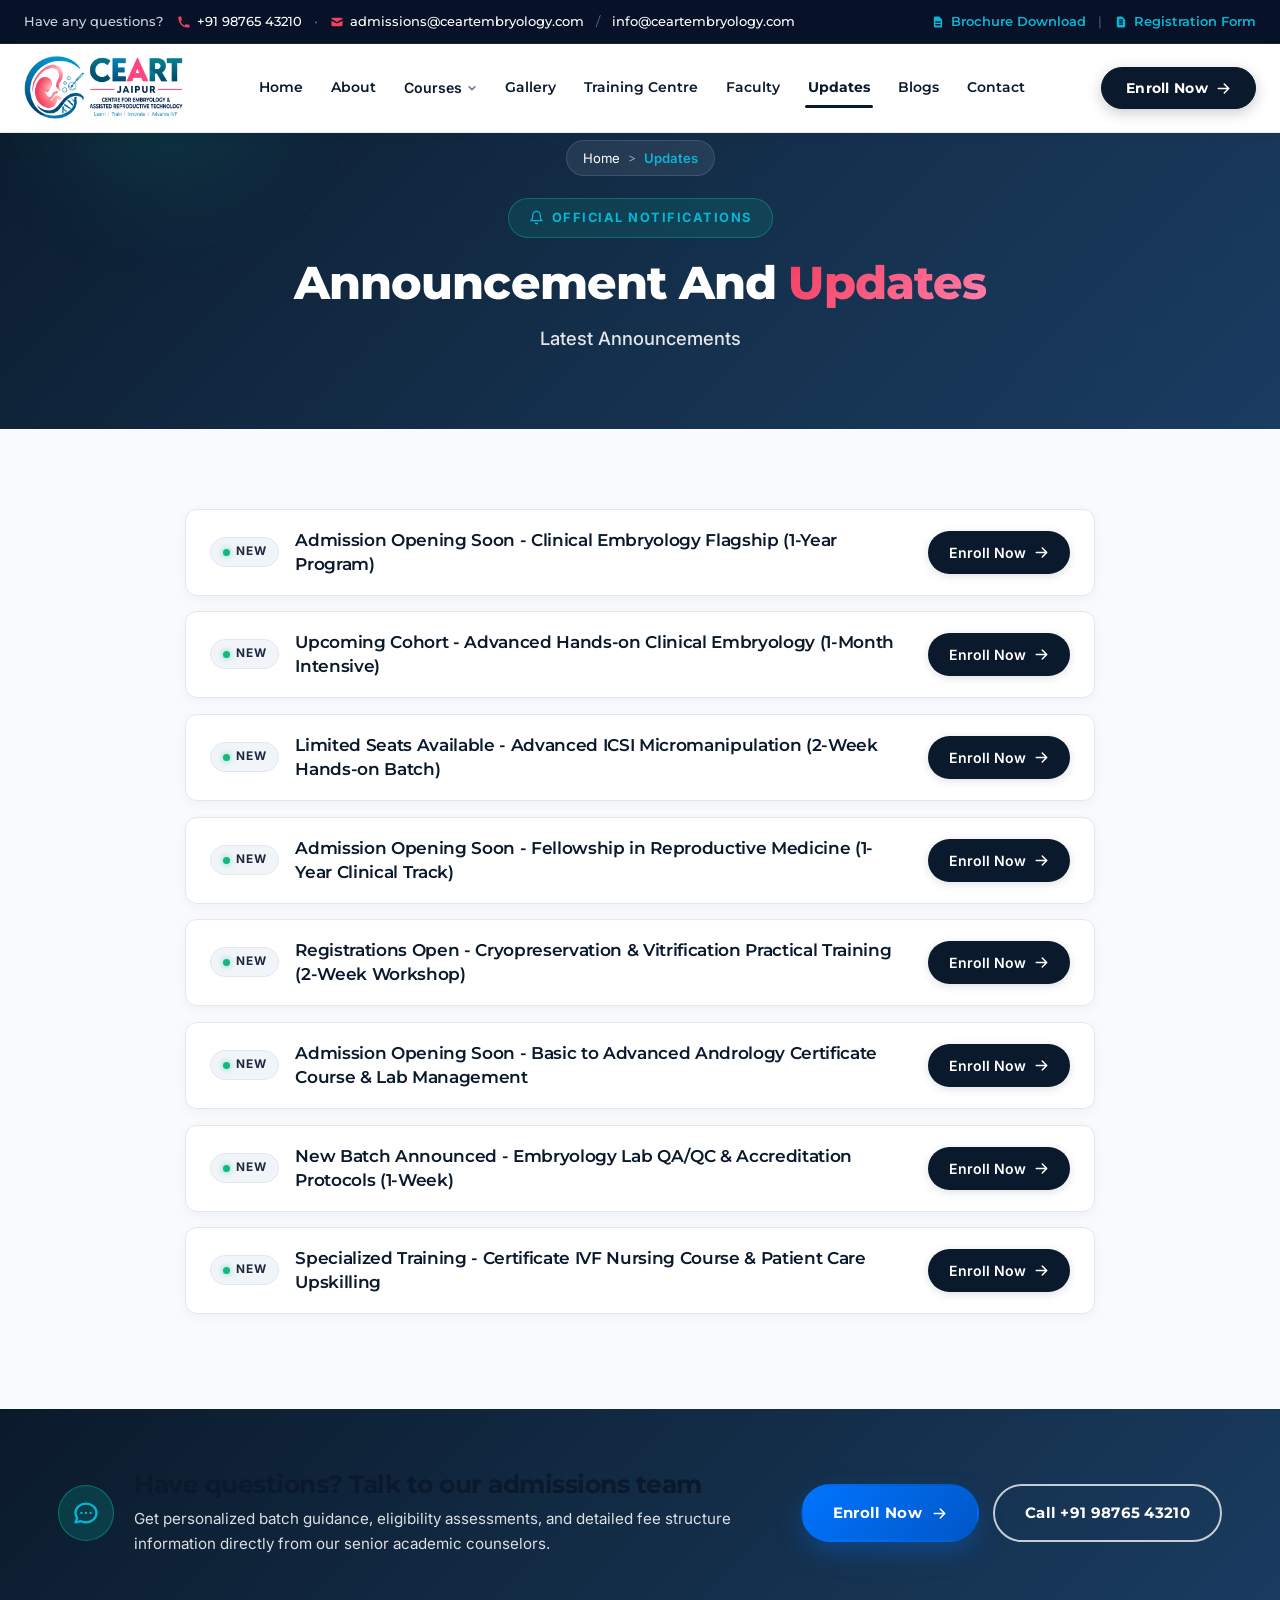
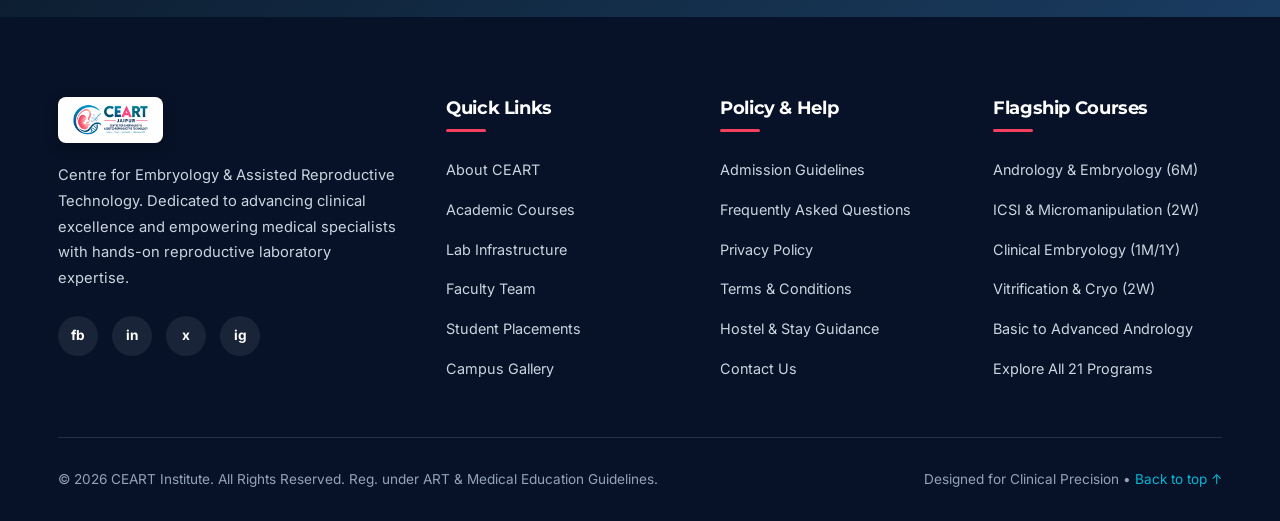
<file: updates.html>
<!DOCTYPE html>
<html lang="en">

<head>
  <meta charset="UTF-8">
  <meta name="viewport" content="width=device-width, initial-scale=1.0">
  <title>Announcements &amp; Updates | CEART Jaipur</title>
  <meta name="description"
    content="Stay updated with the latest batch announcements, admission schedules, hands-on workshop dates, and clinical embryology fellowship notifications at CEART Jaipur.">

  <!-- Preconnect to Google Fonts -->
  <link rel="preconnect" href="https://fonts.googleapis.com">
  <link rel="preconnect" href="https://fonts.gstatic.com" crossorigin>

  <link rel="canonical" href="https://ceartembryology.com/updates.html">
  <meta property="og:site_name" content="CEART Embryology">
  <meta property="og:title" content="Announcements & Updates | CEART Jaipur">
  <meta property="og:description"
    content="Latest cohort dates, admission notices, and hands-on clinical embryology training updates from CEART Jaipur.">
  <meta property="og:url" content="https://ceartembryology.com/updates.html">
  <meta property="og:type" content="website">

  <!-- Global Stylesheet -->
  <link rel="stylesheet" href="global.css">

  <!-- Interactive Motion Engine -->
  <script src="main.js" defer></script>

  <!-- ================= Isolated Scoped Page Styles ================= -->
  <style>
    /* Mobile-Safe Container */
    body,
    html {
      overflow-x: hidden;
      width: 100%;
    }

    /* 1. Page Hero Banner */
    .updates-hero-section {
      background: linear-gradient(135deg, #0b1a2b 0%, #142f4b 55%, #1a3c61 100%);
      color: #ffffff;
      padding: 140px 0 75px;
      position: relative;
      overflow: hidden;
      text-align: center;
    }

    .updates-hero-section::before {
      content: "";
      position: absolute;
      top: 0;
      left: 0;
      right: 0;
      bottom: 0;
      background-image: 
        radial-gradient(rgba(0, 201, 167, 0.08) 1px, transparent 1px),
        radial-gradient(rgba(255, 59, 124, 0.05) 1px, transparent 1px);
      background-size: 32px 32px, 48px 48px;
      background-position: 0 0, 16px 16px;
      pointer-events: none;
      opacity: 0.7;
    }

    .updates-hero-glow {
      position: absolute;
      width: 320px;
      height: 320px;
      max-width: 100%;
      background: radial-gradient(circle, rgba(0, 201, 167, 0.16) 0%, rgba(0, 201, 167, 0) 70%);
      top: -80px;
      left: 0;
      border-radius: 50%;
      pointer-events: none;
      filter: blur(40px);
    }

    .updates-hero-content {
      position: relative;
      z-index: 2;
      max-width: 860px;
      margin: 0 auto;
      padding: 0 20px;
    }

    /* Breadcrumb */
    .updates-breadcrumb {
      display: inline-flex;
      align-items: center;
      gap: 8px;
      background: rgba(255, 255, 255, 0.08);
      backdrop-filter: blur(8px);
      -webkit-backdrop-filter: blur(8px);
      border: 1px solid rgba(255, 255, 255, 0.12);
      padding: 6px 16px;
      border-radius: 50px;
      font-size: 0.82rem;
      margin-bottom: 22px;
      color: rgba(255, 255, 255, 0.75);
    }

    .updates-breadcrumb a {
      color: #ffffff;
      text-decoration: none;
      transition: color 0.2s ease;
    }

    .updates-breadcrumb a:hover {
      color: var(--soft-cyan);
    }

    .updates-breadcrumb-sep {
      color: #94A3B8;
      font-size: 0.75rem;
    }

    .updates-breadcrumb-active {
      color: var(--soft-cyan);
      font-weight: 600;
    }

    .updates-pill-badge {
      display: inline-flex;
      align-items: center;
      gap: 8px;
      background: rgba(0, 201, 167, 0.12);
      border: 1px solid rgba(0, 201, 167, 0.35);
      color: var(--soft-cyan);
      padding: 8px 20px;
      border-radius: 50px;
      font-size: 0.8rem;
      font-weight: 700;
      letter-spacing: 1.5px;
      text-transform: uppercase;
      margin-bottom: 18px;
    }

    .updates-hero-title {
      font-size: 2.85rem;
      line-height: 1.2;
      margin-bottom: 14px;
      font-weight: 800;
      color: #ffffff;
    }

    .updates-hero-subtitle {
      font-size: 1.15rem;
      line-height: 1.6;
      color: rgba(255, 255, 255, 0.88);
      margin: 0 auto;
      max-width: 680px;
      font-weight: 500;
    }

    /* 2. Announcements Feed Section */
    .announcements-feed-section {
      padding: 70px 0 95px;
      background: #f8fafc;
      min-height: 520px;
    }

    .announcements-container {
      max-width: 950px;
      margin: 0 auto;
      padding: 0 20px;
    }

    .announcements-list {
      display: flex;
      flex-direction: column;
      gap: 16px;
      margin-top: 10px;
    }

    /* Strip Card */
    .announcement-card {
      background: #ffffff;
      border: 1px solid #e2e8f0;
      border-radius: 12px;
      padding: 18px 24px;
      box-shadow: 0 3px 12px rgba(20, 47, 75, 0.04);
      display: flex;
      align-items: center;
      justify-content: space-between;
      gap: 20px;
      transition: all 0.25s cubic-bezier(0.16, 1, 0.3, 1);
      position: relative;
      overflow: hidden;
    }

    .announcement-card::before {
      content: "";
      position: absolute;
      left: 0;
      top: 0;
      bottom: 0;
      width: 4px;
      background: linear-gradient(180deg, var(--primary-teal), var(--soft-cyan));
      opacity: 0;
      transition: opacity 0.25s ease;
    }

    .announcement-card:hover {
      border-color: rgba(27, 122, 139, 0.4);
      box-shadow: 0 8px 24px rgba(20, 47, 75, 0.09);
      transform: translateY(-2px);
    }

    .announcement-card:hover::before {
      opacity: 1;
    }

    /* Left Content Info */
    .announcement-left {
      display: flex;
      align-items: center;
      gap: 16px;
      flex: 1;
      min-width: 0;
    }

    /* "NEW" Pill Badge */
    .badge-new {
      display: inline-flex;
      align-items: center;
      gap: 6px;
      background: #f1f5f9;
      color: #1e293b;
      font-size: 0.74rem;
      font-weight: 700;
      letter-spacing: 0.8px;
      text-transform: uppercase;
      padding: 4px 12px;
      border-radius: 20px;
      border: 1px solid #e2e8f0;
      flex-shrink: 0;
    }

    .badge-dot {
      width: 7px;
      height: 7px;
      border-radius: 50%;
      background: #10b981;
      box-shadow: 0 0 6px rgba(16, 185, 129, 0.6);
      animation: pulseDot 2s infinite ease-in-out;
    }

    @keyframes pulseDot {
      0%, 100% { transform: scale(1); opacity: 1; }
      50% { transform: scale(1.35); opacity: 0.7; }
    }

    .announcement-text-wrap {
      flex: 1;
      min-width: 0;
    }

    .announcement-title {
      font-size: 1.05rem;
      font-weight: 600;
      color: var(--navy-blue);
      line-height: 1.45;
      margin: 0;
      word-break: break-word;
    }

    /* Right Action Button */
    .announcement-right {
      flex-shrink: 0;
    }

    .btn-announcement-enroll {
      display: inline-flex;
      align-items: center;
      gap: 8px;
      background: var(--navy-blue);
      color: #ffffff;
      padding: 9px 20px;
      border-radius: 50px;
      font-size: 0.88rem;
      font-weight: 600;
      text-decoration: none;
      transition: all 0.25s ease;
      white-space: nowrap;
      box-shadow: 0 2px 8px rgba(20, 47, 75, 0.15);
      border: 1px solid transparent;
    }

    .btn-announcement-enroll:hover {
      background: var(--accent-pink);
      color: #ffffff;
      transform: translateY(-1px);
      box-shadow: 0 4px 14px rgba(255, 59, 124, 0.35);
    }

    .btn-announcement-enroll .btn-arrow-icon {
      transition: transform 0.2s ease;
    }

    .btn-announcement-enroll:hover .btn-arrow-icon {
      transform: translateX(3px);
    }

    /* 3. Pre-Footer Admissions Callout Ribbon */
    .updates-admissions-ribbon {
      padding: 60px 0;
      background: linear-gradient(135deg, #0b1a2b 0%, #142f4b 60%, #1a3c61 100%);
      color: #ffffff;
      position: relative;
    }

    .updates-admissions-box {
      display: flex;
      justify-content: space-between;
      align-items: center;
      gap: 32px;
      flex-wrap: wrap;
    }

    /* Responsive Breakpoints */
    @media (max-width: 768px) {
      .updates-hero-section {
        padding: 125px 0 55px;
      }

      .updates-hero-title {
        font-size: 2.1rem;
      }

      .updates-hero-subtitle {
        font-size: 1rem;
      }

      .announcements-feed-section {
        padding: 50px 0 75px;
      }

      .announcement-card {
        flex-direction: column;
        align-items: flex-start;
        gap: 14px;
        padding: 16px 18px;
      }

      .announcement-left {
        width: 100%;
        align-items: flex-start;
        gap: 12px;
      }

      .announcement-title {
        font-size: 0.98rem;
      }

      .announcement-right {
        width: 100%;
      }

      .btn-announcement-enroll {
        width: 100%;
        justify-content: center;
      }

      .updates-admissions-box {
        flex-direction: column;
        align-items: flex-start;
        gap: 24px;
      }
    }
  </style>
</head>

<body>

  <!-- ================= Dual-State Sticky Header ================= -->
  <div class="site-header-wrapper" id="siteHeaderWrapper">
    <!-- 1. Top Utility Bar -->
    <aside class="top-utility-bar" id="topUtilityBar" aria-label="Quick contact and utility links">
      <div class="top-bar-container">
        <div class="top-bar-left">
          <span class="top-bar-query">Have any questions?</span>
          <a href="tel:+919876543210" class="top-bar-contact-item" title="Call CEART Admissions">
            <svg class="top-bar-icon" width="14" height="14" viewBox="0 0 20 20" fill="currentColor" aria-hidden="true">
              <path d="M2 3a1 1 0 011-1h2.153a1 1 0 01.986.836l.74 4.435a1 1 0 01-.54 1.06l-1.548.773a11.037 11.037 0 006.105 6.105l.774-1.548a1 1 0 011.059-.54l4.435.74a1 1 0 01.836.986V17a1 1 0 01-1 1h-2C7.82 18 2 12.18 2 4V3z" />
            </svg>
            <span class="top-bar-text">+91 98765 43210</span>
          </a>
          <span class="top-bar-sep" aria-hidden="true">&bull;</span>
          <a href="mailto:admissions@ceartembryology.com" class="top-bar-contact-item" title="Email CEART Admissions">
            <svg class="top-bar-icon" width="14" height="14" viewBox="0 0 20 20" fill="currentColor" aria-hidden="true">
              <path d="M2.003 5.884L10 9.882l7.997-3.998A2 2 0 0016 4H4a2 2 0 00-1.997 1.884z" />
              <path d="M18 8.118l-8 4-8-4V14a2 2 0 002 2h12a2 2 0 002-2V8.118z" />
            </svg>
            <span class="top-bar-text">admissions@ceartembryology.com</span>
          </a>
          <span class="top-bar-sep" aria-hidden="true">/</span>
          <a href="mailto:info@ceartembryology.com" class="top-bar-contact-item" title="General Information">
            <span class="top-bar-text">info@ceartembryology.com</span>
          </a>
        </div>

        <div class="top-bar-right">
          <div class="top-bar-doc-item" onclick="downloadBrochure(event)" role="button" tabindex="0">
            <svg class="top-bar-icon" width="14" height="14" viewBox="0 0 20 20" fill="currentColor" aria-hidden="true">
              <path fill-rule="evenodd" d="M4 4a2 2 0 012-2h4.586A2 2 0 0112 2.586L15.414 6A2 2 0 0116 7.414V16a2 2 0 01-2 2H6a2 2 0 01-2-2V4zm2 6a1 1 0 011-1h6a1 1 0 110 2H7a1 1 0 01-1-1zm1 3a1 1 0 100 2h6a1 1 0 100-2H7z" clip-rule="evenodd" />
            </svg>
            <span class="top-bar-action">Brochure Download</span>
          </div>
          <span class="top-bar-sep" aria-hidden="true">|</span>
          <div class="top-bar-doc-item" onclick="window.location.href='programs.html#lead-form'" role="button" tabindex="0">
            <svg class="top-bar-icon" width="14" height="14" viewBox="0 0 20 20" fill="currentColor" aria-hidden="true">
              <path fill-rule="evenodd" d="M6 2a2 2 0 00-2 2v12a2 2 0 002 2h8a2 2 0 002-2V7.414A2 2 0 0015.414 6L12 2.586A2 2 0 0010.586 2H6zm2 10a1 1 0 100 2h4a1 1 0 100-2H8zm0-3a1 1 0 100 2h4a1 1 0 100-2H8zm0-3a1 1 0 100 2h4a1 1 0 100-2H8z" clip-rule="evenodd" />
            </svg>
            <span class="top-bar-action">Registration Form</span>
          </div>
        </div>
      </div>
    </aside>

    <!-- 2. Main Navigation Bar -->
    <header class="main-header" id="mainHeader">
      <div class="main-nav-container">
        <nav class="navbar" aria-label="Main Navigation">
          <a href="index.html" class="brand-logo" aria-label="CEART Logo">
            <img src="ceartlogo.png" alt="CEART - Centre for Embryology &amp; Assisted Reproductive Technology"
              class="brand-logo-img"
              onerror="this.style.display='none'; document.getElementById('brandLogoFallback').style.display='flex';">
            <div id="brandLogoFallback" class="brand-logo-fallback"
              style="display: none; align-items: center; gap: 10px;">
              <div class="brand-symbol">C</div>
              <div class="brand-text">
                <span class="brand-title">CE<span>A</span>RT</span>
                <span class="brand-sub">Embryology Institute</span>
              </div>
            </div>
          </a>

          <ul class="nav-menu" id="navMenu">
            <li class="nav-menu-item"><a href="index.html" class="nav-item">Home</a></li>
            <li class="nav-menu-item"><a href="about.html" class="nav-item">About</a></li>
            <li class="nav-menu-item nav-item-dropdown" id="coursesDropdown">
              <button type="button" class="nav-item nav-dropdown-trigger" id="coursesDropdownBtn" aria-expanded="false" aria-haspopup="true" aria-controls="coursesDropdownMenu">
                Courses
                <svg class="nav-chevron" width="11" height="11" viewBox="0 0 12 12" fill="none" xmlns="http://www.w3.org/2000/svg" aria-hidden="true">
                  <path d="M2.5 4.5L6 8L9.5 4.5" stroke="currentColor" stroke-width="1.8" stroke-linecap="round" stroke-linejoin="round"/>
                </svg>
              </button>
              <div class="nav-dropdown-menu" id="coursesDropdownMenu" role="region" aria-label="Short Term Courses">
                <div class="dropdown-heading"><a href="programs.html" style="color: inherit; text-decoration: none; display: flex; justify-content: space-between; align-items: center;">Short Term Courses <span>View All &rarr;</span></a></div>
                <a href="course-andrology-embryology.html" class="dropdown-item">Advanced Course of Andrology and Embryology</a>
                <a href="course-icsi-micromanipulation.html" class="dropdown-item">Micromanipulation and ICSI Hands-on Training</a>
                <a href="course-clinical-embryology.html" class="dropdown-item">Certificate Course in Clinical Embryology</a>
                <a href="course-cryopreservation-vitrification.html" class="dropdown-item">Cryopreservation/Vitrification and Embryology Lab</a>
                <a href="course-basic-advanced-andrology.html" class="dropdown-item">Basic to Advanced Andrology Certificate Course</a>
                <a href="programs.html" class="dropdown-item" style="border-top: 1px solid var(--border-light); margin-top: 6px; padding-top: 10px; color: var(--accent-pink); font-weight: 700;">Explore All 21 Programs &rarr;</a>
              </div>
            </li>
            <li class="nav-menu-item"><a href="gallery.html" class="nav-item">Gallery</a></li>
            <li class="nav-menu-item"><a href="training-centre.html" class="nav-item">Training Centre</a></li>
            <li class="nav-menu-item"><a href="faculty.html" class="nav-item">Faculty</a></li>
            <li class="nav-menu-item"><a href="updates.html" class="nav-item active">Updates</a></li>
            <li class="nav-menu-item"><a href="blogs.html" class="nav-item">Blogs</a></li>
            <li class="nav-menu-item"><a href="contact.html" class="nav-item">Contact</a></li>
          </ul>

          <div class="nav-actions">
            <button type="button" class="btn-navy-enroll" id="headerEnrollBtn" onclick="window.location.href='programs.html#lead-form'">
              <span>Enroll Now</span>
              <svg class="btn-arrow-icon" width="16" height="16" viewBox="0 0 20 20" fill="currentColor" aria-hidden="true">
                <path fill-rule="evenodd" d="M10.293 3.293a1 1 0 011.414 0l6 6a1 1 0 010 1.414l-6 6a1 1 0 01-1.414-1.414L14.586 11H3a1 1 0 110-2h11.586l-4.293-4.293a1 1 0 010-1.414z" clip-rule="evenodd" />
              </svg>
            </button>
            <button class="mobile-toggle" id="mobileToggle" aria-label="Toggle navigation menu" aria-expanded="false" type="button">
              <span class="hamburger-bar"></span>
              <span class="hamburger-bar"></span>
              <span class="hamburger-bar"></span>
            </button>
          </div>
        </nav>
      </div>
    </header>
  </div>

  <main>
    <!-- ================= 1. Page Header Section ================= -->
    <section class="updates-hero-section">
      <div class="updates-hero-glow"></div>
      <div class="container updates-hero-content">
        <!-- Breadcrumb -->
        <div class="updates-breadcrumb">
          <a href="index.html">Home</a>
          <span class="updates-breadcrumb-sep">&gt;</span>
          <span class="updates-breadcrumb-active">Updates</span>
        </div>

        <div>
          <div class="updates-pill-badge">
            <svg width="15" height="15" viewBox="0 0 24 24" fill="none" stroke="currentColor" stroke-width="2" stroke-linecap="round" stroke-linejoin="round">
              <path d="M18 8A6 6 0 0 0 6 8c0 7-3 9-3 9h18s-3-2-3-9"></path>
              <path d="M13.73 21a2 2 0 0 1-3.46 0"></path>
            </svg>
            Official Notifications
          </div>
        </div>

        <h1 class="updates-hero-title">
          Announcement And <span class="gradient-text">Updates</span>
        </h1>
        <p class="updates-hero-subtitle">
          Latest Announcements
        </p>
      </div>
    </section>

    <!-- ================= 2. Announcements Feed ================= -->
    <section class="announcements-feed-section">
      <div class="container announcements-container">
        <div class="announcements-list">

          <!-- Item 1 -->
          <div class="announcement-card" data-reveal="slide-up">
            <div class="announcement-left">
              <span class="badge-new">
                <span class="badge-dot"></span>
                NEW
              </span>
              <div class="announcement-text-wrap">
                <h3 class="announcement-title">Admission Opening Soon - Clinical Embryology Flagship (1-Year Program)</h3>
              </div>
            </div>
            <div class="announcement-right">
              <a href="programs.html#lead-form" class="btn-announcement-enroll">
                <span>Enroll Now</span>
                <svg class="btn-arrow-icon" width="16" height="16" viewBox="0 0 20 20" fill="currentColor">
                  <path fill-rule="evenodd" d="M10.293 3.293a1 1 0 011.414 0l6 6a1 1 0 010 1.414l-6 6a1 1 0 01-1.414-1.414L14.586 11H3a1 1 0 110-2h11.586l-4.293-4.293a1 1 0 010-1.414z" clip-rule="evenodd" />
                </svg>
              </a>
            </div>
          </div>

          <!-- Item 2 -->
          <div class="announcement-card" data-reveal="slide-up" style="transition-delay: 0.05s;">
            <div class="announcement-left">
              <span class="badge-new">
                <span class="badge-dot"></span>
                NEW
              </span>
              <div class="announcement-text-wrap">
                <h3 class="announcement-title">Upcoming Cohort - Advanced Hands-on Clinical Embryology (1-Month Intensive)</h3>
              </div>
            </div>
            <div class="announcement-right">
              <a href="programs.html#lead-form" class="btn-announcement-enroll">
                <span>Enroll Now</span>
                <svg class="btn-arrow-icon" width="16" height="16" viewBox="0 0 20 20" fill="currentColor">
                  <path fill-rule="evenodd" d="M10.293 3.293a1 1 0 011.414 0l6 6a1 1 0 010 1.414l-6 6a1 1 0 01-1.414-1.414L14.586 11H3a1 1 0 110-2h11.586l-4.293-4.293a1 1 0 010-1.414z" clip-rule="evenodd" />
                </svg>
              </a>
            </div>
          </div>

          <!-- Item 3 -->
          <div class="announcement-card" data-reveal="slide-up" style="transition-delay: 0.1s;">
            <div class="announcement-left">
              <span class="badge-new">
                <span class="badge-dot"></span>
                NEW
              </span>
              <div class="announcement-text-wrap">
                <h3 class="announcement-title">Limited Seats Available - Advanced ICSI Micromanipulation (2-Week Hands-on Batch)</h3>
              </div>
            </div>
            <div class="announcement-right">
              <a href="programs.html#lead-form" class="btn-announcement-enroll">
                <span>Enroll Now</span>
                <svg class="btn-arrow-icon" width="16" height="16" viewBox="0 0 20 20" fill="currentColor">
                  <path fill-rule="evenodd" d="M10.293 3.293a1 1 0 011.414 0l6 6a1 1 0 010 1.414l-6 6a1 1 0 01-1.414-1.414L14.586 11H3a1 1 0 110-2h11.586l-4.293-4.293a1 1 0 010-1.414z" clip-rule="evenodd" />
                </svg>
              </a>
            </div>
          </div>

          <!-- Item 4 -->
          <div class="announcement-card" data-reveal="slide-up" style="transition-delay: 0.15s;">
            <div class="announcement-left">
              <span class="badge-new">
                <span class="badge-dot"></span>
                NEW
              </span>
              <div class="announcement-text-wrap">
                <h3 class="announcement-title">Admission Opening Soon - Fellowship in Reproductive Medicine (1-Year Clinical Track)</h3>
              </div>
            </div>
            <div class="announcement-right">
              <a href="programs.html#lead-form" class="btn-announcement-enroll">
                <span>Enroll Now</span>
                <svg class="btn-arrow-icon" width="16" height="16" viewBox="0 0 20 20" fill="currentColor">
                  <path fill-rule="evenodd" d="M10.293 3.293a1 1 0 011.414 0l6 6a1 1 0 010 1.414l-6 6a1 1 0 01-1.414-1.414L14.586 11H3a1 1 0 110-2h11.586l-4.293-4.293a1 1 0 010-1.414z" clip-rule="evenodd" />
                </svg>
              </a>
            </div>
          </div>

          <!-- Item 5 -->
          <div class="announcement-card" data-reveal="slide-up" style="transition-delay: 0.2s;">
            <div class="announcement-left">
              <span class="badge-new">
                <span class="badge-dot"></span>
                NEW
              </span>
              <div class="announcement-text-wrap">
                <h3 class="announcement-title">Registrations Open - Cryopreservation &amp; Vitrification Practical Training (2-Week Workshop)</h3>
              </div>
            </div>
            <div class="announcement-right">
              <a href="programs.html#lead-form" class="btn-announcement-enroll">
                <span>Enroll Now</span>
                <svg class="btn-arrow-icon" width="16" height="16" viewBox="0 0 20 20" fill="currentColor">
                  <path fill-rule="evenodd" d="M10.293 3.293a1 1 0 011.414 0l6 6a1 1 0 010 1.414l-6 6a1 1 0 01-1.414-1.414L14.586 11H3a1 1 0 110-2h11.586l-4.293-4.293a1 1 0 010-1.414z" clip-rule="evenodd" />
                </svg>
              </a>
            </div>
          </div>

          <!-- Item 6 -->
          <div class="announcement-card" data-reveal="slide-up" style="transition-delay: 0.25s;">
            <div class="announcement-left">
              <span class="badge-new">
                <span class="badge-dot"></span>
                NEW
              </span>
              <div class="announcement-text-wrap">
                <h3 class="announcement-title">Admission Opening Soon - Basic to Advanced Andrology Certificate Course &amp; Lab Management</h3>
              </div>
            </div>
            <div class="announcement-right">
              <a href="programs.html#lead-form" class="btn-announcement-enroll">
                <span>Enroll Now</span>
                <svg class="btn-arrow-icon" width="16" height="16" viewBox="0 0 20 20" fill="currentColor">
                  <path fill-rule="evenodd" d="M10.293 3.293a1 1 0 011.414 0l6 6a1 1 0 010 1.414l-6 6a1 1 0 01-1.414-1.414L14.586 11H3a1 1 0 110-2h11.586l-4.293-4.293a1 1 0 010-1.414z" clip-rule="evenodd" />
                </svg>
              </a>
            </div>
          </div>

          <!-- Item 7 -->
          <div class="announcement-card" data-reveal="slide-up" style="transition-delay: 0.3s;">
            <div class="announcement-left">
              <span class="badge-new">
                <span class="badge-dot"></span>
                NEW
              </span>
              <div class="announcement-text-wrap">
                <h3 class="announcement-title">New Batch Announced - Embryology Lab QA/QC &amp; Accreditation Protocols (1-Week)</h3>
              </div>
            </div>
            <div class="announcement-right">
              <a href="programs.html#lead-form" class="btn-announcement-enroll">
                <span>Enroll Now</span>
                <svg class="btn-arrow-icon" width="16" height="16" viewBox="0 0 20 20" fill="currentColor">
                  <path fill-rule="evenodd" d="M10.293 3.293a1 1 0 011.414 0l6 6a1 1 0 010 1.414l-6 6a1 1 0 01-1.414-1.414L14.586 11H3a1 1 0 110-2h11.586l-4.293-4.293a1 1 0 010-1.414z" clip-rule="evenodd" />
                </svg>
              </a>
            </div>
          </div>

          <!-- Item 8 -->
          <div class="announcement-card" data-reveal="slide-up" style="transition-delay: 0.35s;">
            <div class="announcement-left">
              <span class="badge-new">
                <span class="badge-dot"></span>
                NEW
              </span>
              <div class="announcement-text-wrap">
                <h3 class="announcement-title">Specialized Training - Certificate IVF Nursing Course &amp; Patient Care Upskilling</h3>
              </div>
            </div>
            <div class="announcement-right">
              <a href="programs.html#lead-form" class="btn-announcement-enroll">
                <span>Enroll Now</span>
                <svg class="btn-arrow-icon" width="16" height="16" viewBox="0 0 20 20" fill="currentColor">
                  <path fill-rule="evenodd" d="M10.293 3.293a1 1 0 011.414 0l6 6a1 1 0 010 1.414l-6 6a1 1 0 01-1.414-1.414L14.586 11H3a1 1 0 110-2h11.586l-4.293-4.293a1 1 0 010-1.414z" clip-rule="evenodd" />
                </svg>
              </a>
            </div>
          </div>

        </div>
      </div>
    </section>

    <!-- ================= 3. Pre-Footer Admissions Callout Ribbon ================= -->
    <section class="updates-admissions-ribbon">
      <div class="container">
        <div class="updates-admissions-box">
          <div style="display: flex; align-items: center; gap: 20px;">
            <div style="width: 56px; height: 56px; border-radius: 50%; background: rgba(0, 201, 167, 0.18); border: 1px solid rgba(0, 201, 167, 0.4); display: flex; align-items: center; justify-content: center; flex-shrink: 0; color: var(--soft-cyan);">
              <svg width="28" height="28" fill="none" stroke="currentColor" viewBox="0 0 24 24">
                <path stroke-linecap="round" stroke-linejoin="round" stroke-width="2" d="M8 12h.01M12 12h.01M16 12h.01M21 12c0 4.418-4.03 8-9 8a9.863 9.863 0 01-4.255-.949L3 20l1.395-3.72C3.512 15.042 3 13.574 3 12c0-4.418 4.03-8 9-8s9 3.582 9 8z" />
              </svg>
            </div>
            <div>
              <h3 style="font-size: 1.55rem; margin-bottom: 6px; font-weight: 700;">Have questions? Talk to our admissions team</h3>
              <p style="font-size: 0.95rem; color: rgba(255, 255, 255, 0.85); margin: 0; max-width: 620px;">
                Get personalized batch guidance, eligibility assessments, and detailed fee structure information directly from our senior academic counselors.
              </p>
            </div>
          </div>
          <div style="display: flex; gap: 14px; flex-wrap: wrap; align-items: center; flex-shrink: 0;">
            <a href="programs.html#lead-form" class="btn btn-secondary">
              <span>Enroll Now</span>
              <svg class="btn-arrow-icon" width="16" height="16" viewBox="0 0 20 20" fill="currentColor">
                <path fill-rule="evenodd" d="M10.293 3.293a1 1 0 011.414 0l6 6a1 1 0 010 1.414l-6 6a1 1 0 01-1.414-1.414L14.586 11H3a1 1 0 110-2h11.586l-4.293-4.293a1 1 0 010-1.414z" clip-rule="evenodd" />
              </svg>
            </a>
            <a href="tel:+919876543210" class="btn btn-outline" style="border-color: rgba(255,255,255,0.75); color: #fff;">
              <span>Call +91 98765 43210</span>
            </a>
          </div>
        </div>
      </div>
    </section>
  </main>

  <!-- ================= Footer ================= -->
  <footer class="main-footer" id="contact">
    <div class="container">
      <div class="footer-grid">
        <div class="footer-col" data-reveal="slide-up">
          <a href="index.html" class="footer-brand-link">
            <div class="footer-logo-wrap"
              style="background-color: #ffffff; padding: 6px 14px; border-radius: 8px; display: inline-flex; align-items: center; justify-content: center; margin-bottom: 20px; box-shadow: 0 4px 14px rgba(0,0,0,0.25);">
              <img src="ceartlogo.png" alt="CEART - Centre for Embryology &amp; Assisted Reproductive Technology"
                class="footer-logo-img"
                style="height: 32px; max-height: 32px; max-width: 120px; width: auto; object-fit: contain; display: block;"
                onerror="this.parentElement.style.display='none'; document.getElementById('footerLogoFallback').style.display='flex';">
            </div>
            <div id="footerLogoFallback" class="brand-logo-fallback"
              style="display: none; align-items: center; gap: 12px; margin-bottom: 22px;">
              <div class="brand-symbol">C</div>
              <div class="brand-text">
                <span class="brand-title" style="color: #fff;">CE<span style="color: var(--accent-pink);">A</span>RT</span>
                <span class="brand-sub" style="color: var(--soft-cyan);">Embryology Institute</span>
              </div>
            </div>
          </a>
          <p>
            Centre for Embryology &amp; Assisted Reproductive Technology. Dedicated to advancing clinical excellence and
            empowering medical specialists with hands-on reproductive laboratory expertise.
          </p>
          <div class="footer-socials">
            <a href="#facebook" class="footer-social-btn" aria-label="Facebook">fb</a>
            <a href="#linkedin" class="footer-social-btn" aria-label="LinkedIn">in</a>
            <a href="#twitter" class="footer-social-btn" aria-label="Twitter">x</a>
            <a href="#instagram" class="footer-social-btn" aria-label="Instagram">ig</a>
          </div>
        </div>

        <div class="footer-col" data-reveal="slide-up" class="delay-1">
          <h4>Quick Links</h4>
          <ul class="footer-links">
            <li><a href="about.html">About CEART</a></li>
            <li><a href="programs.html">Academic Courses</a></li>
            <li><a href="training-centre.html">Lab Infrastructure</a></li>
            <li><a href="faculty.html">Faculty Team</a></li>
            <li><a href="index.html#placements">Student Placements</a></li>
            <li><a href="gallery.html">Campus Gallery</a></li>
          </ul>
        </div>

        <div class="footer-col" data-reveal="slide-up" class="delay-2">
          <h4>Policy &amp; Help</h4>
          <ul class="footer-links">
            <li><a href="index.html#admission-process">Admission Guidelines</a></li>
            <li><a href="index.html#faqs">Frequently Asked Questions</a></li>
            <li><a href="index.html#privacy">Privacy Policy</a></li>
            <li><a href="index.html#terms">Terms &amp; Conditions</a></li>
            <li><a href="index.html#hostel">Hostel &amp; Stay Guidance</a></li>
            <li><a href="contact.html">Contact Us</a></li>
          </ul>
        </div>

        <div class="footer-col" data-reveal="slide-up" class="delay-3">
          <h4>Flagship Courses</h4>
          <ul class="footer-links">
            <li><a href="course-andrology-embryology.html">Andrology &amp; Embryology (6M)</a></li>
            <li><a href="course-icsi-micromanipulation.html">ICSI &amp; Micromanipulation (2W)</a></li>
            <li><a href="course-clinical-embryology.html">Clinical Embryology (1M/1Y)</a></li>
            <li><a href="course-cryopreservation-vitrification.html">Vitrification &amp; Cryo (2W)</a></li>
            <li><a href="course-basic-advanced-andrology.html">Basic to Advanced Andrology</a></li>
            <li><a href="programs.html">Explore All 21 Programs</a></li>
          </ul>
        </div>
      </div>

      <div class="footer-bottom">
        <div>
          &copy; 2026 CEART Institute. All Rights Reserved. Reg. under ART &amp; Medical Education Guidelines.
        </div>
        <div>
          Designed for Clinical Precision &bull; <a href="#">Back to top &uarr;</a>
        </div>
      </div>
    </div>
  </footer>

</body>

</html>
</file>
<file: global.css>
/* ==========================================================================
   CEART - Centre for Embryology & Assisted Reproductive Technology
   Comprehensive Global Stylesheet (global.css)
   ========================================================================== */

/* 1. Google Fonts Import */
@import url('https://fonts.googleapis.com/css2?family=Inter:wght@300;400;500;600;700&family=Montserrat:ital,wght@0,500;0,600;0,700;0,800;0,900;1,700&display=swap');

/* 2. Brand Palette & Design Tokens (Harmonized Brand Design System) */
:root {
  /* Brand Master Tokens */
  --color-primary: #0075FF;
  --color-primary-hover: #0056C6;
  --color-secondary: #F43F5E;
  --color-dark: #0B192C;
  --color-text-main: #1E293B;
  --color-text-muted: #64748B;
  --color-text-inverse: #FFFFFF;
  --color-bg-light: #F8FAFC;
  --color-bg-card: #FFFFFF;
  --color-border: #E2E8F0;
  --shadow-card: 0 4px 20px -2px rgba(11, 25, 44, 0.08);
  --shadow-hover: 0 12px 32px -4px rgba(11, 25, 44, 0.14);

  /* Core Aliased Colors (Ensuring 100% Backward Compatibility) */
  --primary-teal: #0075FF;
  --primary-teal-dark: #0056C6;
  --primary-teal-light: #38BDF8;
  --primary-teal-subtle: rgba(0, 117, 255, 0.08);

  --accent-pink: #F43F5E;
  --accent-pink-hover: #E11D48;
  --accent-pink-glow: rgba(244, 63, 94, 0.38);
  --accent-pink-subtle: rgba(244, 63, 94, 0.09);

  --navy-blue: #0B192C;
  --navy-blue-deep: #071228;
  --navy-blue-surface: #132742;
  --navy-blue-ultra-light: rgba(0, 117, 255, 0.05);
  
  --soft-cyan: #06B6D4;
  --soft-cyan-light: #ecfeff;
  --soft-cyan-border: rgba(6, 182, 212, 0.25);

  --bg-light: #F8FAFC;
  --bg-light-alt: #F1F5F9;
  --text-dark: #1E293B;
  --text-body: #334155;
  --text-muted: #64748B;
  --white: #ffffff;
  --border-light: #E2E8F0;

  /* Glassmorphism Tokens */
  --glass-bg: rgba(255, 255, 255, 0.94);
  --glass-bg-dark: rgba(11, 25, 44, 0.92);
  --glass-border: rgba(255, 255, 255, 0.7);
  --glass-blur: blur(16px) saturate(180%);

  /* Layered Shadows */
  --shadow-sm: 0 2px 8px -1px rgba(11, 25, 44, 0.06);
  --shadow-md: 0 10px 25px -5px rgba(11, 25, 44, 0.08), 0 4px 10px -3px rgba(11, 25, 44, 0.04);
  --shadow-lg: 0 20px 40px -12px rgba(11, 25, 44, 0.12), 0 8px 16px -4px rgba(11, 25, 44, 0.06);
  --shadow-xl: 0 30px 60px -15px rgba(11, 25, 44, 0.18), 0 12px 24px -6px rgba(11, 25, 44, 0.08);
  --shadow-pink: 0 12px 28px -4px rgba(244, 63, 94, 0.38);
  --shadow-teal: 0 12px 28px -4px rgba(0, 117, 255, 0.35);

  /* Typography */
  --font-heading: 'Montserrat', -apple-system, BlinkMacSystemFont, sans-serif;
  --font-body: 'Inter', -apple-system, BlinkMacSystemFont, sans-serif;

  /* Layout & Radii */
  --container-max: 1220px;
  --radius-xs: 4px;
  --radius-sm: 8px;
  --radius-md: 14px;
  --radius-lg: 20px;
  --radius-xl: 28px;
  --radius-full: 9999px;

  /* Transitions */
  --transition-fast: 0.2s cubic-bezier(0.16, 1, 0.3, 1);
  --transition: 0.35s cubic-bezier(0.16, 1, 0.3, 1);
  --transition-slow: 0.6s cubic-bezier(0.16, 1, 0.3, 1);
}

/* 3. Base Reset */
*, *::before, *::after {
  box-sizing: border-box;
  margin: 0;
  padding: 0;
}

html {
  scroll-behavior: smooth;
  font-size: 16px;
  text-rendering: optimizeLegibility;
  -webkit-font-smoothing: antialiased;
  -moz-osx-font-smoothing: grayscale;
}

html, body {
  overflow-x: hidden;
  max-width: 100vw;
}

/* Prevent CSS Grid items and images from exceeding container width */
.about-grid, .lead-gen-grid, .courses-grid, .facilities-grid, .video-section-grid,
.reach-grid, .gallery-grid, .faculty-grid, .highlights-grid, .why-grid,
.careers-grid, .seo-section-grid, .blogs-grid, .footer-grid {
  min-width: 0;
}

.about-grid > *,
.lead-gen-grid > *,
.courses-grid > *,
.facilities-grid > *,
.video-section-grid > *,
.reach-grid > *,
.gallery-grid > *,
.faculty-grid > *,
.highlights-grid > *,
.why-grid > *,
.careers-grid > *,
.seo-section-grid > *,
.blogs-grid > *,
.footer-grid > *,
.about-image-wrapper, .about-content, .course-card, .facility-card,
.faculty-card, .blog-card, .why-card, .timeline-step, .seo-content-block,
.sticky-contact-card, .course-img-wrap, .facility-img-wrap, .blog-img-wrap {
  min-width: 0 !important;
  max-width: 100% !important;
}

.about-image-main,
.course-img,
.facility-img,
.video-thumb-img,
.campus-gallery-img,
.faculty-img,
.highlights-img,
.blog-img,
img {
  max-width: 100% !important;
}

.about-image-main, .course-img, .facility-img, .blog-img, img {
  max-width: 100%;
}

body {
  font-family: var(--font-body);
  color: var(--text-dark);
  background-color: var(--white);
  line-height: 1.68;
  overflow-x: hidden;
  position: relative;
}

h1, h2, h3, h4, h5, h6 {
  font-family: var(--font-heading);
  color: var(--navy-blue);
  line-height: 1.24;
  font-weight: 700;
  letter-spacing: -0.02em;
}

p {
  color: var(--text-body);
  font-size: 1rem;
  margin-bottom: 1rem;
}

p:last-child {
  margin-bottom: 0;
}

a {
  color: inherit;
  text-decoration: none;
  transition: var(--transition-fast);
}

img, svg {
  display: block;
  max-width: 100%;
  height: auto;
}

ul, ol {
  list-style: none;
}

button, input, select, textarea {
  font-family: inherit;
  font-size: inherit;
  border: none;
  outline: none;
}

/* 4. Layout Containers */
.container {
  width: 100%;
  max-width: var(--container-max);
  margin-left: auto;
  margin-right: auto;
  padding-left: 28px;
  padding-right: 28px;
}

.section {
  padding: 95px 0;
  position: relative;
}

.section-sm {
  padding: 55px 0;
}

.section-bg-light {
  background: linear-gradient(180deg, var(--bg-light) 0%, #ffffff 100%);
}

.section-bg-navy {
  background: radial-gradient(circle at 80% 20%, #132742 0%, var(--navy-blue-deep) 100%);
  color: var(--white);
}

.section-bg-teal {
  background: linear-gradient(135deg, var(--primary-teal) 0%, var(--primary-teal-dark) 100%);
  color: var(--white);
}

/* 5. Typography Helpers */
.text-center { text-align: center; }
.text-left { text-align: left; }
.text-right { text-align: right; }

.section-header {
  margin-bottom: 50px;
}

.section-badge {
  display: inline-flex;
  align-items: center;
  gap: 8px;
  font-family: var(--font-heading);
  font-size: 0.78rem;
  font-weight: 700;
  text-transform: uppercase;
  letter-spacing: 1.8px;
  color: #be123c;
  background-color: rgba(244, 63, 94, 0.1);
  border: 1px solid rgba(244, 63, 94, 0.22);
  padding: 6px 16px;
  border-radius: var(--radius-full);
  margin-bottom: 14px;
  box-shadow: 0 2px 10px rgba(244, 63, 94, 0.08);
}

.section-badge-light {
  background: rgba(255, 255, 255, 0.18);
  color: var(--white);
  border: 1px solid rgba(255, 255, 255, 0.32);
}

.section-title {
  font-size: 2.35rem;
  font-weight: 800;
  margin-bottom: 16px;
  color: var(--navy-blue);
  position: relative;
}

.section-bg-navy .section-title,
.section-bg-teal .section-title {
  color: var(--white);
}

.section-title span {
  color: var(--accent-pink);
}

.gradient-text {
  background: linear-gradient(135deg, var(--accent-pink) 0%, #ff7ea9 100%);
  -webkit-background-clip: text;
  -webkit-text-fill-color: transparent;
  color: var(--accent-pink);
  display: inline-block;
}

.section-title.underline-accent::after {
  content: '';
  display: block;
  width: 65px;
  height: 4px;
  background: linear-gradient(90deg, var(--accent-pink) 0%, #ff7ea9 100%);
  border-radius: var(--radius-full);
  margin-top: 14px;
}

.section-header.text-center .section-title.underline-accent::after {
  margin-left: auto;
  margin-right: auto;
}

.section-desc {
  font-size: 1.05rem;
  color: var(--text-muted);
  max-width: 680px;
  margin: 0 auto;
  line-height: 1.7;
}

.section-bg-navy .section-desc {
  color: #cbd5e1;
}

/* 6. Buttons & Micro-Interactions */
.btn {
  display: inline-flex;
  align-items: center;
  justify-content: center;
  gap: 10px;
  font-family: var(--font-heading);
  font-weight: 700;
  font-size: 0.95rem;
  letter-spacing: 0.02em;
  padding: 14px 30px;
  min-height: 48px;
  border-radius: var(--radius-full);
  border: 2px solid transparent;
  cursor: pointer;
  position: relative;
  overflow: hidden;
  transition: var(--transition);
  text-decoration: none;
  white-space: nowrap;
  user-select: none;
}

/* Shimmer ripple sweep */
.btn::after {
  content: '';
  position: absolute;
  top: -50%;
  left: -60%;
  width: 40%;
  height: 200%;
  background: linear-gradient(
    60deg,
    rgba(255, 255, 255, 0) 20%,
    rgba(255, 255, 255, 0.45) 50%,
    rgba(255, 255, 255, 0) 80%
  );
  transform: rotate(25deg);
  pointer-events: none;
}

.btn:hover::after {
  left: 140%;
  transition: all 0.75s ease-in-out;
}

.btn-primary {
  background: linear-gradient(135deg, var(--accent-pink) 0%, var(--accent-pink-hover) 100%);
  color: #ffffff !important;
  border-color: transparent;
  box-shadow: var(--shadow-pink);
  font-weight: 700;
}

.btn-primary:hover {
  transform: translateY(-2px);
  box-shadow: 0 16px 36px -4px rgba(244, 63, 94, 0.52);
  color: #ffffff !important;
}

.btn-secondary {
  background: linear-gradient(135deg, var(--primary-teal) 0%, var(--primary-teal-dark) 100%);
  color: #ffffff !important;
  border-color: transparent;
  box-shadow: var(--shadow-teal);
  font-weight: 700;
}

.btn-secondary:hover {
  transform: translateY(-2px);
  box-shadow: 0 16px 36px -4px rgba(0, 117, 255, 0.45);
  color: #ffffff !important;
}

.btn-outline {
  background: transparent;
  color: var(--primary-teal);
  border: 2px solid var(--primary-teal);
  font-weight: 700;
}

.btn-outline:hover {
  background: var(--primary-teal);
  color: #ffffff !important;
  transform: translateY(-2px);
  box-shadow: var(--shadow-teal);
}

.btn-outline-white {
  background: rgba(255, 255, 255, 0.08);
  color: #ffffff !important;
  border: 2px solid rgba(255, 255, 255, 0.85);
  backdrop-filter: blur(8px);
  font-weight: 700;
}

.btn-outline-white:hover {
  background: var(--white);
  color: var(--navy-blue) !important;
  border-color: var(--white);
  transform: translateY(-2px);
  box-shadow: 0 12px 30px rgba(0, 0, 0, 0.15);
}

.btn-outline-teal {
  background: transparent;
  color: var(--primary-teal);
  border: 2px solid var(--primary-teal);
  font-weight: 700;
}

.btn-outline-teal:hover {
  background: var(--primary-teal);
  color: #ffffff !important;
  transform: translateY(-2px);
  box-shadow: var(--shadow-teal);
}

.btn-sm {
  padding: 9px 20px;
  min-height: 40px;
  font-size: 0.85rem;
}

.btn-lg {
  padding: 16px 38px;
  min-height: 52px;
  font-size: 1.05rem;
}

.btn-block {
  display: flex;
  width: 100%;
}

/* Button Loading State */
.btn-loading {
  position: relative;
  pointer-events: none;
  color: transparent !important;
}

.btn-loading::after {
  content: '';
  position: absolute;
  width: 22px;
  height: 22px;
  top: 50%;
  left: 50%;
  margin-top: -11px;
  margin-left: -11px;
  border: 3px solid rgba(255, 255, 255, 0.35);
  border-top-color: #ffffff;
  border-radius: 50%;
  animation: spinner-rotate 0.75s linear infinite;
}

@keyframes spinner-rotate {
  to { transform: rotate(360deg); }
}

/* 7. Top Bar */
/* ==========================================================================
   Dual-State Sticky Header Architecture (Top Utility Bar + Main Navigation)
   ========================================================================== */
.site-header-wrapper {
  position: fixed;
  top: 0;
  left: 0;
  right: 0;
  width: 100%;
  z-index: 1000;
  pointer-events: none;
  transition: top 0.35s cubic-bezier(0.16, 1, 0.3, 1);
}

/* 1. Top Utility Bar (At the Top of the Page - Normal State) */
.top-utility-bar {
  pointer-events: auto;
  background-color: var(--navy-blue-deep); /* #0b1a2b */
  color: rgba(255, 255, 255, 0.9);
  height: 44px;
  min-height: 44px;
  display: flex;
  align-items: center;
  border-bottom: 1px solid rgba(255, 255, 255, 0.08);
  font-size: 0.81rem;
  font-family: var(--font-heading);
  transition: transform 0.35s cubic-bezier(0.16, 1, 0.3, 1), opacity 0.25s ease, height 0.35s ease, min-height 0.35s ease;
  overflow: hidden;
}

.top-bar-container {
  max-width: 1360px;
  width: 100%;
  margin: 0 auto;
  padding: 0 24px;
  display: flex;
  justify-content: space-between;
  align-items: center;
}

.top-bar-left, .top-bar-right {
  display: flex;
  align-items: center;
  gap: 12px;
}

.top-bar-query {
  color: #CBD5E1;
  font-weight: 500;
  margin-right: 2px;
}

.top-bar-contact-item,
.top-bar-doc-item,
.top-bar-link {
  display: inline-flex;
  align-items: center;
  gap: 6px;
  color: #FFFFFF;
  font-weight: 500;
  cursor: default;
  transition: color var(--transition-fast);
  white-space: nowrap;
}

.top-bar-doc-item {
  font-weight: 600;
  color: var(--soft-cyan);
  cursor: pointer;
}

.top-bar-contact-item:hover,
.top-bar-doc-item:hover,
.top-bar-link:hover {
  color: var(--white);
}

.top-bar-icon {
  width: 14px;
  height: 14px;
  color: var(--accent-pink);
  flex-shrink: 0;
}

.top-bar-doc-item .top-bar-icon {
  color: var(--soft-cyan);
  transition: transform 0.2s ease;
}

.top-bar-doc-item:hover .top-bar-icon {
  transform: translateY(-1px);
}

.top-bar-sep {
  color: rgba(255, 255, 255, 0.4);
  font-size: 0.8rem;
  user-select: none;
}

/* 2. Main Navigation Bar (Normal State at Top) */
.main-header {
  pointer-events: auto;
  width: 100%;
  background-color: var(--white);
  border-bottom: 1px solid rgba(226, 232, 240, 0.8);
  box-shadow: 0 2px 10px rgba(20, 47, 75, 0.04);
  transition: all 0.35s cubic-bezier(0.16, 1, 0.3, 1);
}

.main-nav-container {
  max-width: 1360px;
  width: 100%;
  margin: 0 auto;
  padding: 0 24px;
  transition: padding 0.35s ease;
}

.navbar {
  display: flex;
  justify-content: space-between;
  align-items: center;
  height: 88px; /* Approximately 86-90px high */
  transition: height 0.35s ease;
  position: relative;
  width: 100%;
}

/* ==========================================================================
   Scrolled Header State (scrollY > 70px) -- Compact Floating Rounded Header
   ========================================================================== */
.site-header-wrapper.is-scrolled {
  top: 14px; /* 8-16px top spacing */
}

.site-header-wrapper.is-scrolled .top-utility-bar {
  transform: translateY(-100%);
  opacity: 0;
  height: 0;
  min-height: 0;
  border-bottom: none;
  pointer-events: none;
}

.site-header-wrapper.is-scrolled .main-header {
  width: calc(100% - 48px); /* 24-26px spacing from left and right edges */
  max-width: 1360px;
  margin: 0 auto;
  background-color: rgba(255, 255, 255, 0.98);
  backdrop-filter: blur(20px) saturate(180%);
  -webkit-backdrop-filter: blur(20px) saturate(180%);
  border-radius: 16px; /* Approximately 14-16px rounded corners */
  border: 1px solid rgba(226, 232, 240, 0.85);
  box-shadow: 0 12px 35px -4px rgba(20, 47, 75, 0.12), 0 4px 14px -2px rgba(20, 47, 75, 0.05);
}

.site-header-wrapper.is-scrolled .main-nav-container {
  padding: 0 24px;
}

.site-header-wrapper.is-scrolled .navbar {
  height: 88px; /* Maintained at 88-92px high */
}

/* Left: School Logo */
.brand-logo {
  display: flex;
  align-items: center;
  gap: 10px;
  text-decoration: none;
  flex-shrink: 0;
  cursor: pointer;
}

.brand-logo-img {
  height: 68px;
  max-height: 72px;
  max-width: 240px;
  width: auto;
  object-fit: contain;
  image-rendering: -webkit-optimize-contrast;
  transition: transform 0.3s ease;
}

.brand-symbol {
  width: 40px;
  height: 40px;
  background: linear-gradient(135deg, var(--primary-teal), var(--soft-cyan));
  border-radius: var(--radius-sm);
  display: flex;
  align-items: center;
  justify-content: center;
  color: var(--white);
  font-family: var(--font-heading);
  font-weight: 800;
  font-size: 1.3rem;
  box-shadow: var(--shadow-teal);
}

.brand-text {
  display: flex;
  flex-direction: column;
}

.brand-title {
  font-family: var(--font-heading);
  font-size: 1.45rem;
  font-weight: 800;
  letter-spacing: 0.5px;
  color: var(--primary-teal);
  line-height: 1;
}

.brand-title span {
  color: var(--accent-pink);
}

.brand-sub {
  font-size: 0.65rem;
  font-weight: 700;
  letter-spacing: 1.2px;
  color: var(--navy-blue);
  text-transform: uppercase;
  margin-top: 2px;
}

/* Center: Navigation Items (Centered Horizontally) */
.nav-menu {
  display: flex;
  align-items: center;
  justify-content: center;
  gap: 22px;
  list-style: none;
  margin: 0 auto;
  padding: 0;
}

.nav-menu-item {
  position: relative;
  list-style: none;
}

/* Plain Text UI Menu Items */
.nav-item {
  font-family: var(--font-heading);
  font-size: 0.88rem;
  font-weight: 600;
  color: var(--navy-blue);
  position: relative;
  padding: 8px 3px;
  display: inline-flex;
  align-items: center;
  gap: 5px;
  cursor: pointer;
  user-select: none;
  white-space: nowrap;
  transition: color var(--transition-fast);
}

/* Active Text & Underline */
.nav-item::after {
  content: '';
  position: absolute;
  bottom: 0;
  left: 50%;
  width: 0;
  height: 2.5px;
  background: var(--navy-blue);
  border-radius: var(--radius-full);
  transform: translateX(-50%);
  transition: width 0.3s cubic-bezier(0.16, 1, 0.3, 1);
}

.nav-item:hover {
  color: var(--navy-blue);
}

.nav-item:hover::after,
.nav-item.active::after {
  width: 100%;
}

.nav-item.active {
  color: var(--navy-blue);
  font-weight: 700;
}

.nav-item.active::after {
  background: var(--navy-blue);
}

/* Dropdown Trigger Button */
button.nav-item.nav-dropdown-trigger {
  background: transparent;
  border: none;
  outline: none;
  cursor: pointer;
  font-family: inherit;
  font-size: 0.88rem;
  font-weight: 600;
  color: var(--navy-blue);
  padding: 8px 3px;
}

button.nav-item.nav-dropdown-trigger:hover,
.nav-item-dropdown.open button.nav-item.nav-dropdown-trigger {
  color: var(--navy-blue);
}

.nav-chevron {
  width: 10px;
  height: 10px;
  transition: transform var(--transition-fast), color var(--transition-fast);
  color: var(--text-muted);
  flex-shrink: 0;
}

.nav-item:hover .nav-chevron,
.nav-item-dropdown.open .nav-chevron {
  color: var(--navy-blue);
  transform: rotate(180deg);
}

/* Courses Dropdown Container & Menu */
.nav-item-dropdown {
  position: relative;
}

.nav-dropdown-menu {
  position: absolute;
  top: calc(100% + 14px);
  left: 50%;
  transform: translateX(-50%) translateY(8px);
  min-width: 360px;
  background-color: var(--white);
  border-radius: 14px;
  box-shadow: 0 16px 40px -6px rgba(20, 47, 75, 0.16), 0 6px 16px -3px rgba(20, 47, 75, 0.06);
  border: 1px solid rgba(27, 122, 139, 0.12);
  padding: 16px;
  opacity: 0;
  visibility: hidden;
  pointer-events: none;
  transition: opacity 0.25s ease, transform 0.25s cubic-bezier(0.16, 1, 0.3, 1), visibility 0.25s ease;
  z-index: 1005;
}

.nav-dropdown-menu::before {
  content: '';
  position: absolute;
  top: -6px;
  left: 50%;
  transform: translateX(-50%) rotate(45deg);
  width: 12px;
  height: 12px;
  background: var(--white);
  border-top: 1px solid rgba(27, 122, 139, 0.12);
  border-left: 1px solid rgba(27, 122, 139, 0.12);
}

.dropdown-heading {
  font-family: var(--font-heading);
  font-size: 0.74rem;
  font-weight: 800;
  text-transform: uppercase;
  letter-spacing: 1.2px;
  color: var(--primary-teal);
  padding: 0 8px 10px;
  margin-bottom: 8px;
  border-bottom: 1px solid rgba(226, 232, 240, 0.85);
  display: flex;
  align-items: center;
  gap: 8px;
}

.dropdown-heading::before {
  content: '';
  display: inline-block;
  width: 6px;
  height: 6px;
  border-radius: 50%;
  background: var(--accent-pink);
}

.dropdown-item {
  font-family: var(--font-heading);
  font-size: 0.86rem;
  font-weight: 600;
  color: var(--navy-blue);
  padding: 9px 12px;
  border-radius: var(--radius-sm);
  transition: all 0.2s cubic-bezier(0.16, 1, 0.3, 1);
  display: flex;
  align-items: flex-start;
  gap: 10px;
  line-height: 1.45;
  text-decoration: none;
  cursor: default;
}

.dropdown-item::before {
  content: '\2022';
  color: var(--accent-pink);
  font-size: 1.1rem;
  line-height: 1;
  margin-top: 1px;
  transition: transform 0.2s ease, color 0.2s ease;
  flex-shrink: 0;
}

.dropdown-item:hover {
  background-color: var(--primary-teal-subtle);
  color: var(--primary-teal);
  transform: translateX(4px);
}

.dropdown-item:hover::before {
  color: var(--primary-teal);
  transform: scale(1.3);
}

@media (min-width: 993px) {
  .nav-item-dropdown:hover .nav-dropdown-menu,
  .nav-item-dropdown.open .nav-dropdown-menu {
    opacity: 1;
    visibility: visible;
    pointer-events: auto;
    transform: translateX(-50%) translateY(0);
  }

  .nav-item-dropdown:hover .nav-chevron,
  .nav-item-dropdown.open .nav-chevron {
    transform: rotate(180deg);
  }
}

/* Medium Desktop / Tablet Adjustments (993px - 1200px) */
@media (min-width: 993px) and (max-width: 1200px) {
  .nav-menu {
    gap: 14px;
  }
  .nav-item {
    font-size: 0.82rem;
    padding: 6px 2px;
  }
  .brand-logo-img {
    max-width: 215px;
    height: 62px;
  }
  .btn-navy-enroll {
    padding: 9px 18px;
    font-size: 0.84rem;
  }
}

/* Right: Prominent Dark-Blue Rounded "Enroll Now" Button with Right Arrow */
.nav-actions {
  display: flex;
  align-items: center;
  gap: 12px;
  flex-shrink: 0;
}

.btn-navy-enroll {
  background-color: var(--navy-blue); /* Dark-blue */
  color: #ffffff !important;
  font-family: var(--font-heading);
  font-size: 0.88rem;
  font-weight: 700;
  padding: 11px 24px;
  border-radius: var(--radius-full);
  display: inline-flex;
  align-items: center;
  justify-content: center;
  gap: 8px;
  border: 1px solid var(--navy-blue);
  box-shadow: 0 4px 14px rgba(11, 25, 44, 0.22);
  transition: all 0.25s cubic-bezier(0.16, 1, 0.3, 1);
  text-decoration: none;
  white-space: nowrap;
  letter-spacing: 0.3px;
  cursor: pointer;
}

.btn-navy-enroll:hover {
  background-color: #071228;
  transform: translateY(-2px);
  box-shadow: 0 8px 22px rgba(11, 25, 44, 0.32);
  border-color: #071228;
  color: #ffffff !important;
}

.btn-navy-enroll:hover .btn-arrow-icon {
  transform: translateX(4px);
}

.btn-navy-enroll:active {
  transform: translateY(0);
  box-shadow: 0 3px 8px rgba(20, 47, 75, 0.2);
}

.btn-arrow-icon {
  width: 15px;
  height: 15px;
  transition: transform 0.25s ease;
  flex-shrink: 0;
}

/* Animated Hamburger Toggle Button (Transforms to X) */
.mobile-toggle {
  display: none;
  flex-direction: column;
  justify-content: space-between;
  width: 32px;
  height: 24px;
  background: transparent;
  border: none;
  cursor: pointer;
  padding: 0;
  z-index: 1002;
}

.hamburger-bar {
  display: block;
  width: 100%;
  height: 3px;
  background-color: var(--navy-blue);
  border-radius: var(--radius-full);
  transition: all 0.35s cubic-bezier(0.16, 1, 0.3, 1);
  transform-origin: center;
}

.mobile-toggle.active .hamburger-bar:nth-child(1) {
  transform: translateY(10.5px) rotate(45deg);
  background-color: var(--accent-pink);
}

.mobile-toggle.active .hamburger-bar:nth-child(2) {
  opacity: 0;
  transform: scaleX(0);
}

.mobile-toggle.active .hamburger-bar:nth-child(3) {
  transform: translateY(-10.5px) rotate(-45deg);
  background-color: var(--accent-pink);
}

/* Reduced Motion Support */
@media (prefers-reduced-motion: reduce) {
  .site-header-wrapper,
  .top-utility-bar,
  .main-header,
  .main-nav-container,
  .navbar,
  .nav-chevron,
  .btn-arrow-icon,
  .btn-navy-enroll {
    transition: none !important;
  }
}

/* 9. Hero Section & Parallax */
.hero {
  position: relative;
  min-height: 820px;
  display: flex;
  align-items: center;
  color: var(--white);
  padding: 175px 0 140px;
  overflow: hidden;
  background-color: var(--navy-blue-deep);
}

.hero-parallax-bg {
  position: absolute;
  top: -15%;
  left: 0;
  width: 100%;
  height: 130%;
  background-image: 
    linear-gradient(135deg, rgba(11, 26, 43, 0.93) 0%, rgba(27, 122, 139, 0.88) 100%),
    url('https://images.unsplash.com/photo-1579154204601-01588f351e67?auto=format&fit=crop&w=1920&q=80');
  background-position: center;
  background-size: cover;
  background-repeat: no-repeat;
  will-change: transform;
  z-index: 1;
}

.hero-glow-blob {
  position: absolute;
  border-radius: 50%;
  filter: blur(80px);
  pointer-events: none;
  z-index: 2;
}

.hero-glow-1 {
  top: 15%;
  right: 5%;
  width: 380px;
  height: 380px;
  background: rgba(63, 169, 195, 0.22);
}

.hero-glow-2 {
  bottom: 10%;
  left: 5%;
  width: 320px;
  height: 320px;
  background: rgba(255, 59, 124, 0.18);
}

.hero-content {
  max-width: 860px;
  margin: 0 auto;
  text-align: center;
  position: relative;
  z-index: 3;
}

.hero-badge {
  display: inline-flex;
  align-items: center;
  gap: 10px;
  background: rgba(255, 255, 255, 0.12);
  backdrop-filter: blur(12px);
  border: 1px solid rgba(255, 255, 255, 0.28);
  padding: 9px 22px;
  border-radius: var(--radius-full);
  font-size: 0.88rem;
  font-weight: 600;
  color: var(--white);
  margin-bottom: 28px;
  box-shadow: 0 4px 20px rgba(0, 0, 0, 0.15);
}

.hero-badge-dot {
  width: 9px;
  height: 9px;
  background-color: var(--accent-pink);
  border-radius: 50%;
  box-shadow: 0 0 12px var(--accent-pink);
  animation: pulse-dot 2s infinite ease-in-out;
}

@keyframes pulse-dot {
  0%, 100% { transform: scale(1); opacity: 1; }
  50% { transform: scale(1.4); opacity: 0.7; }
}

.hero-title {
  font-size: 3.4rem;
  font-weight: 800;
  color: var(--white);
  margin-bottom: 24px;
  line-height: 1.15;
  letter-spacing: -0.03em;
}

.hero-title span {
  color: var(--accent-pink);
  position: relative;
  display: inline-block;
  text-shadow: 0 4px 25px rgba(255, 59, 124, 0.5);
}

.hero-subtitle {
  font-size: 1.18rem;
  color: rgba(255, 255, 255, 0.92);
  margin-bottom: 42px;
  max-width: 740px;
  margin-left: auto;
  margin-right: auto;
  line-height: 1.75;
}

.hero-actions {
  display: flex;
  align-items: center;
  justify-content: center;
  gap: 18px;
  flex-wrap: wrap;
  margin-bottom: 40px;
}

/* Floating Stats Bar with Glassmorphism Overlap */
.floating-stats-wrap {
  position: relative;
  z-index: 10;
  margin-top: 30px;
}

.floating-stats {
  background: var(--glass-bg);
  backdrop-filter: var(--glass-blur);
  -webkit-backdrop-filter: var(--glass-blur);
  border: 1px solid var(--glass-border);
  border-radius: var(--radius-xl);
  box-shadow: var(--shadow-xl);
  padding: 30px 42px;
  display: grid;
  grid-template-columns: repeat(3, 1fr);
  gap: 24px;
  color: var(--navy-blue);
  transform: translateY(35px);
  transition: transform 0.4s ease, box-shadow 0.4s ease;
}

.floating-stats:hover {
  box-shadow: 0 35px 70px -15px rgba(20, 47, 75, 0.22);
}

.stat-item {
  display: flex;
  align-items: center;
  gap: 18px;
  padding: 8px 16px;
  border-right: 1px solid rgba(226, 232, 240, 0.8);
}

.stat-item:last-child {
  border-right: none;
}

.stat-icon {
  width: 54px;
  height: 54px;
  border-radius: var(--radius-md);
  background: linear-gradient(135deg, var(--soft-cyan-light) 0%, rgba(63, 169, 195, 0.15) 100%);
  color: var(--primary-teal);
  display: flex;
  align-items: center;
  justify-content: center;
  flex-shrink: 0;
  box-shadow: var(--shadow-sm);
}

.stat-icon svg {
  width: 28px;
  height: 28px;
}

.stat-number {
  font-family: var(--font-heading);
  font-size: 2.1rem;
  font-weight: 800;
  color: var(--navy-blue);
  line-height: 1;
}

.stat-number span {
  color: var(--accent-pink);
}

.stat-label {
  font-size: 0.88rem;
  font-weight: 600;
  color: var(--text-muted);
  margin-top: 4px;
}

/* 10. Partner Logos */
.partners-section {
  background-color: var(--bg-light);
  padding: 75px 0 45px;
  border-bottom: 1px solid var(--border-light);
}

.partners-title {
  text-align: center;
  font-size: 0.92rem;
  font-weight: 700;
  text-transform: uppercase;
  letter-spacing: 2px;
  color: var(--text-muted);
  margin-bottom: 30px;
}

.partners-logos {
  display: flex;
  justify-content: space-around;
  align-items: center;
  gap: 36px;
  flex-wrap: wrap;
}

.partner-logo-item {
  display: flex;
  align-items: center;
  gap: 12px;
  font-family: var(--font-heading);
  font-size: 1.12rem;
  font-weight: 700;
  color: #718096;
  filter: grayscale(100%);
  opacity: 0.65;
  transition: var(--transition);
}

.partner-logo-item:hover {
  filter: grayscale(0%);
  opacity: 1;
  color: var(--primary-teal);
  transform: translateY(-3px);
}

.partner-badge-icon {
  width: 36px;
  height: 36px;
  background: var(--white);
  box-shadow: var(--shadow-sm);
  border-radius: var(--radius-sm);
  display: flex;
  align-items: center;
  justify-content: center;
  color: var(--primary-teal);
  font-weight: 800;
  font-size: 0.9rem;
  border: 1px solid var(--border-light);
}

/* 11. About Us (Split Layout) */
.about-grid {
  display: grid;
  grid-template-columns: 1fr 1.15fr;
  gap: 65px;
  align-items: center;
}

.about-image-wrapper {
  position: relative;
}

.about-image-main {
  width: 100%;
  height: 490px;
  object-fit: cover;
  border-radius: var(--radius-xl);
  box-shadow: var(--shadow-xl);
}

/* Floating Badge with Pulsing Sonar Ring */
.about-badge-floating {
  position: absolute;
  bottom: 35px;
  right: -25px;
  background: var(--white);
  padding: 22px 28px;
  border-radius: var(--radius-lg);
  box-shadow: var(--shadow-xl);
  display: flex;
  align-items: center;
  gap: 18px;
  border-left: 5px solid var(--accent-pink);
  z-index: 5;
}

.about-badge-floating::before {
  content: '';
  position: absolute;
  inset: -8px;
  border-radius: calc(var(--radius-lg) + 8px);
  border: 2px solid var(--accent-pink);
  opacity: 0;
  animation: pulse-ring 2.5s infinite cubic-bezier(0.215, 0.61, 0.355, 1);
  pointer-events: none;
}

@keyframes pulse-ring {
  0% { transform: scale(0.95); opacity: 0.8; }
  50% { transform: scale(1.04); opacity: 0.25; }
  100% { transform: scale(1.08); opacity: 0; }
}

.about-badge-num {
  font-family: var(--font-heading);
  font-size: 2.3rem;
  font-weight: 800;
  color: var(--accent-pink);
  line-height: 1;
}

.about-badge-text {
  font-size: 0.88rem;
  font-weight: 700;
  color: var(--navy-blue);
  line-height: 1.35;
}

.about-points-grid {
  display: grid;
  grid-template-columns: repeat(2, 1fr);
  gap: 22px;
  margin: 32px 0 38px;
}

.about-point-card {
  background: var(--bg-light);
  padding: 20px;
  border-radius: var(--radius-md);
  display: flex;
  align-items: flex-start;
  gap: 14px;
  border-left: 3px solid var(--primary-teal);
  box-shadow: var(--shadow-sm);
  transition: var(--transition);
}

.about-point-card:hover {
  background-color: var(--white);
  box-shadow: var(--shadow-md);
  transform: translateY(-3px);
  border-left-color: var(--accent-pink);
}

.about-point-icon {
  width: 32px;
  height: 32px;
  background: linear-gradient(135deg, var(--primary-teal) 0%, var(--soft-cyan) 100%);
  color: var(--white);
  border-radius: 50%;
  display: flex;
  align-items: center;
  justify-content: center;
  flex-shrink: 0;
  font-size: 0.85rem;
  font-weight: 800;
}

.about-point-content h4 {
  font-size: 0.98rem;
  margin-bottom: 4px;
}

.about-point-content p {
  font-size: 0.84rem;
  color: var(--text-muted);
}

/* 12. Lead Generation Section */
.lead-gen-section {
  background: radial-gradient(circle at 10% 20%, #132742 0%, var(--navy-blue-deep) 100%);
  color: var(--white);
  position: relative;
  overflow: hidden;
}

.lead-gen-grid {
  display: grid;
  grid-template-columns: 1fr 1fr;
  gap: 65px;
  align-items: center;
}

.lead-value-props {
  display: flex;
  flex-direction: column;
  gap: 26px;
  margin-top: 35px;
}

.value-prop-item {
  display: flex;
  align-items: flex-start;
  gap: 20px;
}

.value-prop-icon {
  width: 54px;
  height: 54px;
  background: rgba(6, 182, 212, 0.14);
  border: 1px solid var(--soft-cyan);
  border-radius: var(--radius-md);
  display: flex;
  align-items: center;
  justify-content: center;
  color: var(--soft-cyan);
  flex-shrink: 0;
  box-shadow: 0 0 15px rgba(6, 182, 212, 0.2);
}

.value-prop-icon svg {
  width: 26px;
  height: 26px;
}

.value-prop-text h4 {
  color: var(--white);
  font-size: 1.18rem;
  margin-bottom: 6px;
}

.value-prop-text p {
  color: #CBD5E1;
  font-size: 0.92rem;
}

.lead-form-card {
  background-color: var(--white);
  border-radius: var(--radius-xl);
  padding: 44px;
  box-shadow: 0 25px 60px rgba(0, 0, 0, 0.35);
  color: var(--text-dark);
  position: relative;
}

.lead-form-card h3 {
  font-size: 1.7rem;
  color: var(--navy-blue);
  margin-bottom: 8px;
}

.lead-form-card p {
  color: var(--text-muted);
  font-size: 0.92rem;
  margin-bottom: 26px;
}

.floating-group {
  position: relative;
  margin-bottom: 22px;
}

.floating-control {
  width: 100%;
  padding: 14px 18px;
  min-height: 48px;
  font-size: 0.96rem;
  border: 1.5px solid #CBD5E1;
  border-radius: var(--radius-sm);
  background-color: #FFFFFF;
  color: var(--navy-blue);
  font-weight: 500;
  transition: all 0.25s ease;
}

.floating-control::placeholder {
  color: #94A3B8;
  opacity: 1;
}

.floating-control:focus {
  outline: none;
  background-color: #FFFFFF;
  border-color: var(--color-primary);
  box-shadow: 0 0 0 3px rgba(0, 117, 255, 0.15);
}

select.floating-control {
  cursor: pointer;
  appearance: none;
  background-image: url("data:image/svg+xml;charset=UTF-8,%3csvg xmlns='http://www.w3.org/2000/svg' viewBox='0 0 24 24' fill='none' stroke='%230075FF' stroke-width='2' stroke-linecap='round' stroke-linejoin='round'%3e%3cpolyline points='6 9 12 15 18 9'%3e%3c/polyline%3e%3c/svg%3e");
  background-repeat: no-repeat;
  background-position: right 16px center;
  background-size: 18px;
}

textarea.floating-control {
  resize: vertical;
  min-height: 100px;
}

.floating-label {
  font-family: var(--font-heading);
  font-size: 0.84rem;
  font-weight: 700;
  color: var(--navy-blue);
  margin-bottom: 6px;
  display: block;
  text-transform: uppercase;
  letter-spacing: 0.5px;
  transition: color 0.3s ease;
}

.floating-group:focus-within .floating-label {
  color: var(--color-primary);
}

/* Success Card Message when Submitted */
.form-success-message {
  display: none;
  background: var(--soft-cyan-light);
  border-left: 5px solid var(--primary-teal);
  padding: 24px;
  border-radius: var(--radius-md);
  margin-top: 15px;
  animation: fadeIn 0.4s ease;
}

.form-success-message.visible {
  display: block;
}

@keyframes fadeIn {
  from { opacity: 0; transform: translateY(10px); }
  to { opacity: 1; transform: translateY(0); }
}

/* 13. Programs & Courses */
.filter-tabs {
  display: flex;
  justify-content: center;
  gap: 14px;
  margin-bottom: 50px;
  flex-wrap: wrap;
}

.tab-btn {
  font-family: var(--font-heading);
  font-size: 0.92rem;
  font-weight: 700;
  padding: 11px 26px;
  min-height: 44px;
  border-radius: var(--radius-full);
  border: 2px solid var(--primary-teal);
  background-color: transparent;
  color: var(--primary-teal);
  cursor: pointer;
  transition: var(--transition);
}

.tab-btn:hover, .tab-btn.active {
  background: linear-gradient(135deg, var(--primary-teal) 0%, var(--primary-teal-dark) 100%);
  color: var(--white);
  border-color: transparent;
  box-shadow: var(--shadow-teal);
  transform: translateY(-2px);
}

.courses-grid {
  display: grid;
  grid-template-columns: repeat(3, 1fr);
  gap: 32px;
}

.course-card {
  background-color: var(--white);
  border-radius: var(--radius-lg);
  overflow: hidden;
  box-shadow: var(--shadow-md);
  border: 1px solid var(--border-light);
  transition: transform 0.4s cubic-bezier(0.16, 1, 0.3, 1), box-shadow 0.4s ease, border-color 0.4s ease;
  display: flex;
  flex-direction: column;
}

.course-card:hover {
  transform: translateY(-8px) scale(1.02);
  box-shadow: var(--shadow-xl);
  border-color: var(--soft-cyan);
}

.course-img-wrap {
  position: relative;
  height: 220px;
  overflow: hidden;
}

.course-img {
  width: 100%;
  height: 100%;
  object-fit: cover;
  transition: transform 0.6s cubic-bezier(0.16, 1, 0.3, 1);
}

.course-card:hover .course-img {
  transform: scale(1.08);
}

.course-duration-tag {
  position: absolute;
  top: 16px;
  right: 16px;
  background: rgba(20, 47, 75, 0.9);
  backdrop-filter: blur(8px);
  color: var(--white);
  font-family: var(--font-heading);
  font-size: 0.78rem;
  font-weight: 700;
  padding: 6px 14px;
  border-radius: var(--radius-full);
  display: flex;
  align-items: center;
  gap: 6px;
  box-shadow: var(--shadow-sm);
}

.course-duration-tag svg {
  width: 14px;
  height: 14px;
  color: var(--accent-pink);
}

.course-body {
  padding: 26px;
  display: flex;
  flex-direction: column;
  flex-grow: 1;
}

.course-category {
  font-family: var(--font-heading);
  font-size: 0.76rem;
  font-weight: 700;
  text-transform: uppercase;
  color: var(--accent-pink);
  margin-bottom: 6px;
  letter-spacing: 1px;
}

.course-title {
  font-size: 1.3rem;
  margin-bottom: 12px;
  color: var(--navy-blue);
}

.course-desc {
  font-size: 0.9rem;
  color: var(--text-muted);
  margin-bottom: 22px;
  line-height: 1.6;
  flex-grow: 1;
}

.course-actions {
  display: flex;
  gap: 12px;
  margin-top: auto;
}

.course-actions .btn {
  flex: 1;
}

/* 14. Facilities & Resources */
.facilities-grid {
  display: grid;
  grid-template-columns: repeat(4, 1fr);
  gap: 26px;
}

.facility-card {
  background-color: var(--white);
  border-radius: var(--radius-lg);
  overflow: hidden;
  box-shadow: var(--shadow-md);
  border: 1px solid var(--border-light);
  transition: transform 0.4s cubic-bezier(0.16, 1, 0.3, 1), box-shadow 0.4s ease;
}

.facility-card:hover {
  transform: translateY(-6px) scale(1.02);
  box-shadow: var(--shadow-xl);
}

.facility-img-wrap {
  height: 200px;
  overflow: hidden;
}

.facility-img {
  width: 100%;
  height: 100%;
  object-fit: cover;
  transition: transform 0.6s ease;
}

.facility-card:hover .facility-img {
  transform: scale(1.08);
}

.facility-content {
  padding: 22px;
}

.facility-content h4 {
  font-size: 1.15rem;
  margin-bottom: 8px;
  color: var(--navy-blue);
}

.facility-content p {
  font-size: 0.88rem;
  color: var(--text-muted);
  line-height: 1.55;
}

/* 15. Video & Insights */
.video-section-grid {
  display: grid;
  grid-template-columns: 1fr 1fr;
  gap: 65px;
  align-items: center;
}

.video-thumb-container {
  position: relative;
  border-radius: var(--radius-xl);
  overflow: hidden;
  box-shadow: var(--shadow-xl);
  cursor: pointer;
}

.video-thumb-img {
  width: 100%;
  height: 400px;
  object-fit: cover;
  transition: transform 0.6s ease;
}

.video-thumb-container:hover .video-thumb-img {
  transform: scale(1.04);
}

.video-play-btn {
  position: absolute;
  top: 50%;
  left: 50%;
  transform: translate(-50%, -50%);
  width: 82px;
  height: 82px;
  background: linear-gradient(135deg, var(--accent-pink) 0%, #ee2769 100%);
  border-radius: 50%;
  display: flex;
  align-items: center;
  justify-content: center;
  color: var(--white);
  box-shadow: 0 0 0 0 rgba(255, 59, 124, 0.7);
  animation: sonar-ripple 2.2s infinite cubic-bezier(0.66, 0, 0, 1);
  transition: var(--transition);
}

@keyframes sonar-ripple {
  0% {
    box-shadow: 0 0 0 0 rgba(255, 59, 124, 0.8), 0 0 0 0 rgba(255, 59, 124, 0.5);
  }
  70% {
    box-shadow: 0 0 0 24px rgba(255, 59, 124, 0), 0 0 0 45px rgba(255, 59, 124, 0);
  }
  100% {
    box-shadow: 0 0 0 0 rgba(255, 59, 124, 0), 0 0 0 0 rgba(255, 59, 124, 0);
  }
}

.video-thumb-container:hover .video-play-btn {
  transform: translate(-50%, -50%) scale(1.1);
}

.video-play-btn svg {
  width: 34px;
  height: 34px;
  margin-left: 4px;
}

.video-badge-tag {
  position: absolute;
  bottom: 22px;
  left: 22px;
  background: rgba(20, 47, 75, 0.88);
  backdrop-filter: blur(10px);
  color: var(--white);
  padding: 10px 18px;
  border-radius: var(--radius-sm);
  font-size: 0.88rem;
  font-weight: 600;
  border: 1px solid rgba(255, 255, 255, 0.2);
}

/* 16. Global Reach / Map */
.reach-grid {
  display: grid;
  grid-template-columns: 1.2fr 1fr;
  gap: 55px;
  align-items: center;
}

.reach-visual {
  background: radial-gradient(circle at 50% 50%, rgba(63, 169, 195, 0.12) 0%, rgba(27, 122, 139, 0.04) 100%);
  border: 1px solid var(--soft-cyan-border);
  border-radius: var(--radius-xl);
  padding: 45px;
  position: relative;
  display: flex;
  align-items: center;
  justify-content: center;
  min-height: 400px;
  box-shadow: var(--shadow-sm);
}

.reach-map-art {
  width: 100%;
  max-width: 450px;
}

.reach-floating-pill {
  position: absolute;
  background: var(--white);
  box-shadow: var(--shadow-md);
  border-radius: var(--radius-full);
  padding: 10px 18px;
  font-size: 0.85rem;
  font-weight: 700;
  color: var(--navy-blue);
  display: flex;
  align-items: center;
  gap: 10px;
  border-left: 4px solid var(--primary-teal);
  animation: float 4s ease-in-out infinite;
}

.reach-pill-1 { top: 30px; left: 35px; }
.reach-pill-2 { bottom: 35px; right: 35px; border-left-color: var(--accent-pink); animation-delay: 2s; }

.reach-stats-list {
  display: flex;
  flex-direction: column;
  gap: 22px;
  margin-top: 32px;
}

.reach-stat-row {
  display: flex;
  align-items: center;
  gap: 20px;
  padding: 18px 24px;
  background: var(--bg-light);
  border-radius: var(--radius-md);
  border-left: 4px solid var(--primary-teal);
  box-shadow: var(--shadow-sm);
  transition: var(--transition);
}

.reach-stat-row:hover {
  background-color: var(--white);
  box-shadow: var(--shadow-md);
  transform: translateX(6px);
}

.reach-stat-val {
  font-family: var(--font-heading);
  font-size: 2rem;
  font-weight: 800;
  color: var(--primary-teal);
  min-width: 110px;
}

.reach-stat-label h4 {
  font-size: 1.05rem;
  margin-bottom: 2px;
}

.reach-stat-label p {
  font-size: 0.85rem;
  color: var(--text-muted);
}

/* 17. Campus Life Slider & Gallery */
.campus-slider-wrap {
  position: relative;
  padding-bottom: 40px;
}

.campus-gallery-item {
  position: relative;
  border-radius: var(--radius-lg);
  overflow: hidden;
  height: 280px;
  cursor: pointer;
  box-shadow: var(--shadow-md);
}

.campus-gallery-img {
  width: 100%;
  height: 100%;
  object-fit: cover;
  transition: transform 0.6s cubic-bezier(0.16, 1, 0.3, 1);
}

.campus-gallery-overlay {
  position: absolute;
  inset: 0;
  background: linear-gradient(to top, rgba(20, 47, 75, 0.95) 0%, rgba(20, 47, 75, 0.4) 60%, rgba(20, 47, 75, 0) 100%);
  display: flex;
  flex-direction: column;
  justify-content: flex-end;
  padding: 24px;
  opacity: 0.88;
  transform: translateY(10px);
  transition: all 0.4s cubic-bezier(0.16, 1, 0.3, 1);
}

.campus-gallery-item:hover .campus-gallery-img {
  transform: scale(1.08);
}

.campus-gallery-item:hover .campus-gallery-overlay {
  opacity: 1;
  transform: translateY(0);
  background: linear-gradient(to top, rgba(27, 122, 139, 0.95) 0%, rgba(20, 47, 75, 0.6) 70%, rgba(20, 47, 75, 0.1) 100%);
}

.campus-gallery-title {
  color: var(--white);
  font-size: 1.1rem;
  font-weight: 700;
  margin-bottom: 3px;
}

.campus-gallery-sub {
  color: var(--soft-cyan);
  font-size: 0.82rem;
  font-weight: 600;
}

/* 18. Admission Process Timeline */
.timeline-section-wrap {
  position: relative;
  margin: 50px 0 35px;
}

.timeline-container {
  display: grid;
  grid-template-columns: repeat(3, 1fr);
  gap: 32px;
  position: relative;
  z-index: 2;
}

.timeline-bar-bg {
  position: absolute;
  top: 55px;
  left: 16%;
  right: 16%;
  height: 4px;
  background-color: #e2e8f0;
  z-index: 1;
  border-radius: var(--radius-full);
}

.timeline-bar-fill {
  height: 100%;
  width: 0%;
  background: linear-gradient(90deg, var(--primary-teal) 0%, var(--accent-pink) 100%);
  border-radius: var(--radius-full);
  transition: width 1.2s cubic-bezier(0.16, 1, 0.3, 1);
}

.timeline-step {
  text-align: center;
  position: relative;
  z-index: 2;
  background-color: var(--white);
  padding: 35px 28px;
  border-radius: var(--radius-lg);
  border: 1px solid var(--border-light);
  box-shadow: var(--shadow-sm);
  transition: transform 0.4s ease, box-shadow 0.4s ease, border-color 0.4s ease;
}

.timeline-step:hover {
  transform: translateY(-8px);
  box-shadow: var(--shadow-lg);
  border-color: var(--primary-teal);
}

.timeline-number {
  width: 66px;
  height: 66px;
  border-radius: 50%;
  background: var(--primary-teal);
  color: var(--white);
  font-family: var(--font-heading);
  font-size: 1.5rem;
  font-weight: 800;
  display: flex;
  align-items: center;
  justify-content: center;
  margin: 0 auto 24px;
  box-shadow: 0 0 0 8px var(--soft-cyan-light);
  transition: var(--transition);
}

.timeline-step.active .timeline-number {
  background: linear-gradient(135deg, var(--accent-pink) 0%, #ee2769 100%);
  box-shadow: 0 0 0 8px rgba(255, 59, 124, 0.16), var(--shadow-pink);
}

.timeline-step h3 {
  font-size: 1.25rem;
  margin-bottom: 12px;
}

.timeline-step p {
  font-size: 0.92rem;
  color: var(--text-muted);
  line-height: 1.6;
}

/* 19. Faculty Profiles */
.faculty-grid {
  display: grid;
  grid-template-columns: repeat(4, 1fr);
  gap: 28px;
}

.faculty-card {
  background-color: var(--white);
  border-radius: var(--radius-lg);
  overflow: hidden;
  box-shadow: var(--shadow-md);
  border: 1px solid var(--border-light);
  text-align: center;
  transition: transform 0.4s cubic-bezier(0.16, 1, 0.3, 1), box-shadow 0.4s ease;
}

.faculty-card:hover {
  transform: translateY(-8px) scale(1.02);
  box-shadow: var(--shadow-xl);
  border-color: var(--primary-teal);
}

.faculty-img-wrapper {
  position: relative;
  height: 260px;
  overflow: hidden;
  background-color: #f1f5f9;
}

.faculty-img {
  width: 100%;
  height: 100%;
  object-fit: cover;
  transition: transform 0.6s cubic-bezier(0.16, 1, 0.3, 1);
}

.faculty-card:hover .faculty-img {
  transform: scale(1.06);
}

.faculty-info {
  padding: 24px 20px;
}

.faculty-name {
  font-size: 1.2rem;
  margin-bottom: 5px;
}

.faculty-role {
  font-family: var(--font-heading);
  font-size: 0.82rem;
  font-weight: 700;
  color: var(--accent-pink);
  text-transform: uppercase;
  letter-spacing: 0.6px;
  margin-bottom: 10px;
}

.faculty-creds {
  font-size: 0.85rem;
  color: var(--text-muted);
  line-height: 1.5;
}

/* 20. Testimonials & Touch-Friendly Sliders */
.slider-container {
  overflow: hidden;
  width: 100%;
  position: relative;
  padding: 10px 0 20px;
}

.slider-track {
  display: flex;
  transition: transform 0.45s cubic-bezier(0.16, 1, 0.3, 1);
  will-change: transform;
}

.slider-slide {
  flex: 0 0 33.3333%;
  max-width: 33.3333%;
  padding: 0 14px;
  box-sizing: border-box;
}

@media (max-width: 1024px) {
  .slider-slide {
    flex: 0 0 50%;
    max-width: 50%;
  }
}

@media (max-width: 768px) {
  .reach-map-art {
    width: 100%;
    max-width: 320px;
    height: auto;
  }

  .btn-navy-enroll {
    display: none; /* Clean compact mobile header: logo on left, toggle on right */
  }

  .brand-logo-img {
    height: 50px;
    max-height: 52px;
    max-width: 175px;
    width: auto;
  }

  .slider-slide {
    flex: 0 0 100%;
    max-width: 100%;
    padding: 0 6px;
  }
}

.testimonials-slider-wrap {
  position: relative;
  padding-bottom: 20px;
}

.testimonial-card-slide {
  background: var(--white);
  padding: 38px;
  border-radius: var(--radius-xl);
  box-shadow: var(--shadow-lg);
  border-left: 6px solid var(--accent-pink);
  transition: transform 0.3s ease, box-shadow 0.3s ease;
  height: 100%;
  display: flex;
  flex-direction: column;
}

.testimonial-card-slide:hover {
  box-shadow: var(--shadow-xl);
}

.star-rating {
  display: flex;
  gap: 5px;
  color: #ffb800;
  font-size: 1.2rem;
  margin-bottom: 18px;
}

.testimonial-quote {
  font-size: 1.08rem;
  font-style: italic;
  color: var(--navy-blue);
  line-height: 1.75;
  margin-bottom: 24px;
  flex-grow: 1;
}

.testimonial-author-wrap {
  display: flex;
  align-items: center;
  gap: 16px;
}

.author-avatar {
  width: 58px;
  height: 58px;
  border-radius: 50%;
  object-fit: cover;
  border: 3px solid var(--soft-cyan-light);
  box-shadow: var(--shadow-sm);
}

.author-meta h4 {
  font-size: 1.02rem;
  margin-bottom: 2px;
}

.author-meta span {
  font-size: 0.84rem;
  color: var(--text-muted);
}

/* Slider Controls (Custom Dots & Arrows) */
.slider-nav-btns {
  display: flex;
  justify-content: center;
  align-items: center;
  gap: 16px;
  margin-top: 32px;
}

.slider-btn-prev, .slider-btn-next {
  width: 46px;
  height: 46px;
  border-radius: 50%;
  background: var(--white);
  border: 1px solid var(--border-light);
  color: var(--navy-blue);
  display: flex;
  align-items: center;
  justify-content: center;
  cursor: pointer;
  box-shadow: var(--shadow-sm);
  transition: var(--transition);
  font-size: 1.3rem;
  line-height: 1;
  user-select: none;
}

.slider-btn-prev:hover, .slider-btn-next:hover {
  background: var(--primary-teal);
  color: var(--white);
  border-color: var(--primary-teal);
  transform: translateY(-2px);
  box-shadow: var(--shadow-teal);
}

.slider-btn-prev:active, .slider-btn-next:active {
  transform: translateY(0);
}

.slider-dots {
  display: flex;
  align-items: center;
  justify-content: center;
  gap: 10px;
}

.slider-dot {
  width: 12px;
  height: 12px;
  border-radius: var(--radius-full);
  background-color: rgba(20, 47, 75, 0.22);
  border: none;
  cursor: pointer;
  padding: 0;
  transition: all 0.35s cubic-bezier(0.16, 1, 0.3, 1);
}

.slider-dot:hover {
  background-color: var(--primary-teal);
  transform: scale(1.2);
}

.slider-dot.active {
  width: 32px;
  background: linear-gradient(90deg, var(--primary-teal) 0%, var(--accent-pink) 100%);
  box-shadow: 0 2px 8px rgba(255, 59, 124, 0.4);
}


/* 21. Students Placed Showcase */
.placed-grid {
  display: grid;
  grid-template-columns: repeat(4, 1fr);
  gap: 26px;
}

.placed-card {
  background-color: var(--white);
  border-radius: var(--radius-lg);
  padding: 28px 22px;
  text-align: center;
  box-shadow: var(--shadow-md);
  border: 1px solid var(--border-light);
  transition: transform 0.4s ease, box-shadow 0.4s ease;
}

.placed-card:hover {
  transform: translateY(-6px) scale(1.02);
  box-shadow: var(--shadow-xl);
  border-top: 4px solid var(--accent-pink);
}

.placed-avatar {
  width: 92px;
  height: 92px;
  border-radius: 50%;
  object-fit: cover;
  margin: 0 auto 18px;
  border: 3px solid var(--soft-cyan-light);
  box-shadow: var(--shadow-sm);
}

.placed-name {
  font-size: 1.1rem;
  margin-bottom: 4px;
}

.placed-batch {
  font-size: 0.82rem;
  color: var(--text-muted);
  margin-bottom: 14px;
}

.placed-at {
  font-family: var(--font-heading);
  font-size: 0.84rem;
  font-weight: 700;
  color: var(--primary-teal);
  background-color: var(--soft-cyan-light);
  padding: 7px 16px;
  border-radius: var(--radius-full);
  display: inline-block;
}

/* 22. Key Highlights */
.highlights-grid {
  display: grid;
  grid-template-columns: 1.15fr 1fr;
  gap: 65px;
  align-items: center;
}

.highlights-list {
  display: flex;
  flex-direction: column;
  gap: 22px;
  margin-top: 30px;
}

.highlight-row {
  display: flex;
  align-items: flex-start;
  gap: 18px;
}

.highlight-check {
  width: 36px;
  height: 36px;
  border-radius: 50%;
  background: linear-gradient(135deg, var(--soft-cyan-light) 0%, rgba(63, 169, 195, 0.2) 100%);
  color: var(--primary-teal);
  display: flex;
  align-items: center;
  justify-content: center;
  font-weight: 800;
  flex-shrink: 0;
  box-shadow: var(--shadow-sm);
}

.highlight-row h4 {
  font-size: 1.1rem;
  margin-bottom: 4px;
}

.highlight-row p {
  font-size: 0.88rem;
  color: var(--text-muted);
  line-height: 1.55;
}

.highlights-img {
  width: 100%;
  height: 440px;
  object-fit: cover;
  border-radius: var(--radius-xl);
  box-shadow: var(--shadow-xl);
}

/* 23. Why CEART (3x2 Grid) */
.why-grid {
  display: grid;
  grid-template-columns: repeat(3, 1fr);
  gap: 30px;
}

.why-card {
  background-color: var(--white);
  padding: 36px 30px;
  border-radius: var(--radius-lg);
  box-shadow: var(--shadow-md);
  border-top: 4px solid var(--primary-teal);
  transition: transform 0.4s ease, box-shadow 0.4s ease;
}

.why-card:nth-child(2),
.why-card:nth-child(5) {
  border-top-color: var(--accent-pink);
}

.why-card:nth-child(3),
.why-card:nth-child(6) {
  border-top-color: var(--soft-cyan);
}

.why-card:hover {
  transform: translateY(-6px) scale(1.02);
  box-shadow: var(--shadow-xl);
}

.why-icon {
  width: 58px;
  height: 58px;
  border-radius: var(--radius-md);
  background-color: var(--bg-light);
  color: var(--primary-teal);
  display: flex;
  align-items: center;
  justify-content: center;
  margin-bottom: 22px;
}

.why-card:nth-child(2) .why-icon,
.why-card:nth-child(5) .why-icon {
  color: var(--accent-pink);
  background-color: var(--accent-pink-subtle);
}

.why-card:nth-child(3) .why-icon,
.why-card:nth-child(6) .why-icon {
  color: var(--soft-cyan);
  background-color: var(--soft-cyan-light);
}

.why-icon svg {
  width: 30px;
  height: 30px;
}

.why-card h4 {
  font-size: 1.2rem;
  margin-bottom: 12px;
}

.why-card p {
  font-size: 0.92rem;
  color: var(--text-muted);
  line-height: 1.6;
}

/* 24. Career Opportunities */
.careers-grid {
  display: grid;
  grid-template-columns: 1fr 1.35fr;
  gap: 55px;
  align-items: center;
}

.career-roles-cloud {
  display: flex;
  flex-wrap: wrap;
  gap: 15px;
}

.career-role-tag {
  background: rgba(255, 255, 255, 0.08);
  border: 1px solid rgba(255, 255, 255, 0.16);
  color: var(--white);
  padding: 14px 24px;
  border-radius: var(--radius-md);
  font-family: var(--font-heading);
  font-size: 0.95rem;
  font-weight: 600;
  display: flex;
  align-items: center;
  gap: 10px;
  transition: var(--transition);
  backdrop-filter: blur(8px);
}

.career-role-tag:hover {
  background-color: var(--accent-pink);
  border-color: var(--accent-pink);
  transform: translateY(-4px);
  box-shadow: var(--shadow-pink);
}

.career-role-tag svg {
  width: 18px;
  height: 18px;
  color: var(--soft-cyan);
}

.career-role-tag:hover svg {
  color: var(--white);
}

/* 25. Detailed Info / SEO Content & Sticky Contact */
.seo-section-grid {
  display: grid;
  grid-template-columns: 1.4fr 1fr;
  gap: 55px;
  align-items: flex-start;
}

.seo-content-block h3 {
  font-size: 1.55rem;
  margin: 26px 0 14px;
}

.seo-content-block h3:first-child {
  margin-top: 0;
}

.seo-content-block p {
  font-size: 0.98rem;
  color: var(--text-body);
  margin-bottom: 20px;
  line-height: 1.75;
}

.seo-feature-list {
  margin: 18px 0 26px 20px;
  list-style: disc;
}

.seo-feature-list li {
  margin-bottom: 10px;
  color: var(--text-body);
  line-height: 1.6;
}

.sticky-contact-card {
  position: sticky;
  top: 110px;
  background-color: var(--white);
  padding: 38px;
  border-radius: var(--radius-xl);
  box-shadow: var(--shadow-xl);
  border: 2px solid var(--soft-cyan-light);
}

.sticky-contact-card h4 {
  font-size: 1.4rem;
  margin-bottom: 10px;
  color: var(--navy-blue);
}

.sticky-contact-card p {
  font-size: 0.92rem;
  color: var(--text-muted);
  margin-bottom: 22px;
}

/* 26. Banner CTA */
.cta-banner {
  background: linear-gradient(135deg, var(--primary-teal) 0%, var(--primary-teal-dark) 100%);
  color: var(--white);
  padding: 60px 0;
  box-shadow: var(--shadow-xl);
}

.cta-banner-inner {
  display: flex;
  justify-content: space-between;
  align-items: center;
  gap: 30px;
  flex-wrap: wrap;
}

.cta-banner-text h3 {
  color: var(--white);
  font-size: 2.1rem;
  margin-bottom: 8px;
}

.cta-banner-text p {
  color: rgba(255, 255, 255, 0.9);
  font-size: 1.1rem;
}

/* 27. Recent Blogs */
.blogs-grid {
  display: grid;
  grid-template-columns: repeat(3, 1fr);
  gap: 32px;
}

.blog-card {
  background: var(--white);
  border-radius: var(--radius-lg);
  overflow: hidden;
  box-shadow: var(--shadow-md);
  border: 1px solid var(--border-light);
  transition: transform 0.4s ease, box-shadow 0.4s ease;
  display: flex;
  flex-direction: column;
}

.blog-card:hover {
  transform: translateY(-8px) scale(1.02);
  box-shadow: var(--shadow-xl);
}

.blog-img-wrap {
  height: 210px;
  overflow: hidden;
}

.blog-img {
  width: 100%;
  height: 100%;
  object-fit: cover;
  transition: transform 0.6s ease;
}

.blog-card:hover .blog-img {
  transform: scale(1.08);
}

.blog-body {
  padding: 26px;
  display: flex;
  flex-direction: column;
  flex-grow: 1;
}

.blog-date {
  font-family: var(--font-heading);
  font-size: 0.8rem;
  font-weight: 700;
  color: var(--soft-cyan);
  margin-bottom: 10px;
  text-transform: uppercase;
  letter-spacing: 0.5px;
}

.blog-title {
  font-size: 1.2rem;
  margin-bottom: 12px;
  color: var(--navy-blue);
}

.blog-snippet {
  font-size: 0.9rem;
  color: var(--text-muted);
  margin-bottom: 22px;
  line-height: 1.6;
  flex-grow: 1;
}

.blog-link {
  font-family: var(--font-heading);
  font-size: 0.92rem;
  font-weight: 700;
  color: var(--accent-pink);
  display: inline-flex;
  align-items: center;
  gap: 6px;
}

.blog-link:hover {
  color: var(--primary-teal);
  transform: translateX(4px);
}

/* 28. FAQ Section */
.faq-layout {
  display: grid;
  grid-template-columns: 290px 1fr;
  gap: 50px;
}

.faq-categories {
  display: flex;
  flex-direction: column;
  gap: 12px;
}

.faq-cat-btn {
  font-family: var(--font-heading);
  font-size: 0.95rem;
  font-weight: 700;
  text-align: left;
  padding: 16px 22px;
  border-radius: var(--radius-md);
  border: 1px solid var(--border-light);
  background-color: var(--white);
  color: var(--navy-blue);
  cursor: pointer;
  box-shadow: var(--shadow-sm);
  transition: var(--transition-fast);
}

.faq-cat-btn:hover, .faq-cat-btn.active {
  background: linear-gradient(135deg, var(--primary-teal) 0%, var(--primary-teal-dark) 100%);
  color: var(--white);
  border-color: transparent;
  box-shadow: var(--shadow-teal);
}

.faq-accordion {
  display: flex;
  flex-direction: column;
  gap: 16px;
}

.faq-item {
  background-color: var(--white);
  border: 1px solid var(--border-light);
  border-radius: var(--radius-md);
  overflow: hidden;
  box-shadow: var(--shadow-sm);
  transition: border-color 0.3s ease, box-shadow 0.3s ease;
}

.faq-item:hover {
  border-color: var(--soft-cyan);
  box-shadow: var(--shadow-md);
}

.faq-question {
  width: 100%;
  display: flex;
  justify-content: space-between;
  align-items: center;
  padding: 20px 24px;
  background: none;
  font-family: var(--font-heading);
  font-size: 1.05rem;
  font-weight: 700;
  color: var(--navy-blue);
  text-align: left;
  cursor: pointer;
}

.faq-icon-cross {
  font-size: 1.5rem;
  color: var(--primary-teal);
  font-weight: 400;
  transition: transform 0.3s ease, color 0.3s ease;
  line-height: 1;
}

.faq-item.active .faq-icon-cross {
  transform: rotate(45deg);
  color: var(--accent-pink);
}

.faq-answer {
  max-height: 0;
  overflow: hidden;
  transition: max-height 0.35s cubic-bezier(0.16, 1, 0.3, 1), padding 0.35s ease;
  padding: 0 24px;
  color: var(--text-muted);
  font-size: 0.95rem;
  line-height: 1.65;
}

.faq-item.active .faq-answer {
  max-height: 320px;
  padding-bottom: 22px;
}

/* 29. Pre-Footer Banner */
.pre-footer-banner {
  background-color: var(--white);
  padding: 55px 0;
  border-top: 1px solid var(--border-light);
  border-bottom: 1px solid var(--border-light);
}

.pre-footer-inner {
  display: flex;
  justify-content: space-between;
  align-items: center;
  gap: 25px;
  flex-wrap: wrap;
}

.pre-footer-text h3 {
  font-size: 1.7rem;
  margin-bottom: 6px;
}

.pre-footer-text p {
  color: var(--text-muted);
  font-size: 1.05rem;
}

/* 30. Main Footer */
.main-footer {
  background-color: var(--navy-blue-deep);
  color: #CBD5E1;
  padding: 80px 0 30px;
}

.footer-grid {
  display: grid;
  grid-template-columns: 1.5fr 1fr 1fr 1fr;
  gap: 45px;
  margin-bottom: 55px;
}

.footer-brand-link {
  display: inline-block;
  text-decoration: none;
}

/* Compact Footer Logo Container Card */
.footer-logo-wrap {
  display: inline-flex;
  align-items: center;
  justify-content: center;
  background-color: #ffffff !important;
  padding: 6px 14px;
  border-radius: var(--radius-sm);
  margin-bottom: 20px;
  box-shadow: 0 4px 14px rgba(0, 0, 0, 0.25);
  border: 1px solid rgba(255, 255, 255, 0.15);
  transition: transform 0.3s ease, box-shadow 0.3s ease;
}

.footer-logo-wrap:hover {
  transform: translateY(-2px);
  box-shadow: 0 8px 22px rgba(0, 0, 0, 0.35);
}

.footer-logo-img {
  height: 32px;
  max-height: 32px;
  max-width: 120px;
  width: auto;
  object-fit: contain;
  display: block;
}

.footer-col h4 {
  font-size: 1.15rem;
  color: var(--white);
  margin-bottom: 24px;
  position: relative;
  padding-bottom: 12px;
}

.footer-col h4::after {
  content: '';
  position: absolute;
  bottom: 0;
  left: 0;
  width: 40px;
  height: 3px;
  background: var(--accent-pink);
  border-radius: var(--radius-full);
}

.footer-col p {
  color: #CBD5E1;
  font-size: 0.92rem;
  line-height: 1.75;
}

.footer-links {
  display: flex;
  flex-direction: column;
  gap: 13px;
}

.footer-links a {
  color: #CBD5E1;
  font-size: 0.9rem;
  transition: var(--transition-fast);
  display: inline-block;
}

.footer-links a:hover {
  color: #38BDF8;
  transform: translateX(5px);
}

.footer-socials {
  display: flex;
  gap: 14px;
  margin-top: 24px;
}

.footer-social-btn {
  width: 40px;
  height: 40px;
  background-color: rgba(255, 255, 255, 0.08);
  border-radius: 50%;
  display: flex;
  align-items: center;
  justify-content: center;
  color: var(--white);
  transition: var(--transition);
  font-weight: 700;
  font-size: 0.85rem;
}

.footer-social-btn:hover {
  background-color: var(--accent-pink);
  transform: translateY(-3px);
  box-shadow: var(--shadow-pink);
}

.footer-bottom {
  border-top: 1px solid rgba(255, 255, 255, 0.12);
  padding-top: 30px;
  display: flex;
  justify-content: space-between;
  align-items: center;
  font-size: 0.85rem;
  color: #94A3B8;
  flex-wrap: wrap;
  gap: 16px;
}

.footer-bottom a {
  color: var(--soft-cyan);
}

/* 31. Dynamic Scroll Reveal Animation Utilities */
[data-reveal] {
  opacity: 0;
  transform: translateY(30px);
  transition: opacity 0.8s cubic-bezier(0.16, 1, 0.3, 1), transform 0.8s cubic-bezier(0.16, 1, 0.3, 1);
  will-change: opacity, transform;
}

[data-reveal="fade-in"] {
  transform: translateY(0);
}

[data-reveal="slide-left"] {
  transform: translateX(-40px);
}

[data-reveal="slide-right"] {
  transform: translateX(40px);
}

@media (max-width: 768px) {
  [data-reveal="slide-left"],
  [data-reveal="slide-right"] {
    transform: translateY(24px);
  }
}

[data-reveal].is-revealed {
  opacity: 1;
  transform: translate(0, 0);
}

.delay-1 { transition-delay: 0.1s !important; }
.delay-2 { transition-delay: 0.2s !important; }
.delay-3 { transition-delay: 0.3s !important; }
.delay-4 { transition-delay: 0.4s !important; }

/* 32. Continuous Gentle Pulse Animations & Badges */
.pulse-badge {
  animation: badge-pulse-glow 2.5s infinite ease-in-out;
}

@keyframes badge-pulse-glow {
  0%, 100% {
    box-shadow: 0 0 0 0 rgba(255, 59, 124, 0.45);
    transform: scale(1);
  }
  50% {
    box-shadow: 0 0 0 8px rgba(255, 59, 124, 0);
    transform: scale(1.02);
  }
}

.pulse-teal-glow {
  animation: teal-pulse-glow 2.8s infinite ease-in-out;
}

@keyframes teal-pulse-glow {
  0%, 100% {
    box-shadow: 0 0 0 0 rgba(27, 122, 139, 0.45);
  }
  50% {
    box-shadow: 0 0 0 10px rgba(27, 122, 139, 0);
  }
}

/* 33. Ultra-Premium Video Modal Dialog */
.video-modal-backdrop {
  position: fixed;
  inset: 0;
  background-color: rgba(11, 26, 43, 0.88);
  backdrop-filter: blur(14px);
  -webkit-backdrop-filter: blur(14px);
  display: flex;
  align-items: center;
  justify-content: center;
  padding: 20px;
  z-index: 999999;
  opacity: 0;
  visibility: hidden;
  transition: opacity 0.35s cubic-bezier(0.16, 1, 0.3, 1), visibility 0.35s ease;
}

.video-modal-backdrop.active {
  opacity: 1;
  visibility: visible;
}

.video-modal-card {
  background: var(--white);
  border-radius: var(--radius-xl);
  width: 100%;
  max-width: 840px;
  box-shadow: 0 30px 70px rgba(0, 0, 0, 0.45);
  overflow: hidden;
  transform: scale(0.92) translateY(20px);
  transition: transform 0.35s cubic-bezier(0.16, 1, 0.3, 1);
  border: 1px solid rgba(255, 255, 255, 0.5);
}

.video-modal-backdrop.active .video-modal-card {
  transform: scale(1) translateY(0);
}

.video-modal-header {
  display: flex;
  justify-content: space-between;
  align-items: center;
  padding: 18px 26px;
  border-bottom: 1px solid var(--border-light);
  background-color: var(--white);
}

.video-modal-title {
  display: flex;
  align-items: center;
  gap: 12px;
}

.video-modal-title h3 {
  font-size: 1.15rem;
  margin-bottom: 0;
  color: var(--navy-blue);
}

.video-modal-badge {
  font-family: var(--font-heading);
  font-size: 0.72rem;
  font-weight: 700;
  text-transform: uppercase;
  color: var(--accent-pink);
  background: var(--accent-pink-subtle);
  padding: 4px 12px;
  border-radius: var(--radius-full);
}

.video-modal-close {
  background: none;
  border: none;
  font-size: 1.8rem;
  line-height: 1;
  color: var(--text-muted);
  cursor: pointer;
  padding: 0;
  width: 36px;
  height: 36px;
  border-radius: 50%;
  display: flex;
  align-items: center;
  justify-content: center;
  transition: var(--transition-fast);
}

.video-modal-close:hover {
  background-color: rgba(20, 47, 75, 0.08);
  color: var(--accent-pink);
}

.video-modal-body {
  padding: 0;
}

.video-frame-wrap {
  position: relative;
  padding-bottom: 56.25%; /* 16:9 Aspect Ratio */
  height: 0;
  overflow: hidden;
  background-color: #0b1a2b;
}

.video-frame-wrap iframe {
  position: absolute;
  top: 0;
  left: 0;
  width: 100%;
  height: 100%;
  border: 0;
}

.video-modal-footer {
  padding: 18px 26px;
  background-color: var(--bg-light);
  display: flex;
  align-items: center;
  justify-content: space-between;
  gap: 18px;
  flex-wrap: wrap;
}

.video-modal-footer p {
  font-size: 0.88rem;
  margin-bottom: 0;
  color: var(--text-body);
  max-width: 540px;
}

/* 34. Cross-Device Responsive Breakpoints & Mobile Optimization */
@media (max-width: 1024px) {

  .hero-title { font-size: 2.8rem; }
  .courses-grid, .facilities-grid, .faculty-grid, .placed-grid, .why-grid {
    grid-template-columns: repeat(2, 1fr);
  }
  .footer-grid {
    grid-template-columns: repeat(2, 1fr);
  }
  .about-grid, .lead-gen-grid, .video-section-grid, .reach-grid, .highlights-grid, .careers-grid, .seo-section-grid {
    grid-template-columns: 1fr;
    gap: 45px;
  }
  .about-image-main {
    height: 400px;
  }
  .about-badge-floating {
    right: 15px;
    bottom: -25px;
  }
}

@media (max-width: 992px) {
  .site-header-wrapper {
    position: fixed;
    top: 0;
    left: 0;
    right: 0;
    width: 100%;
  }

  .top-utility-bar {
    height: 38px;
    min-height: 38px;
    font-size: 0.74rem;
  }

  .top-bar-container {
    padding: 0 16px;
  }

  .top-bar-query,
  .top-bar-left a[href^="mailto"],
  .top-bar-sep,
  .top-bar-right .top-bar-doc-item:nth-of-type(2) {
    display: none !important;
  }
  .top-bar-left, .top-bar-right {
    gap: 8px;
  }

  .main-header {
    height: 72px;
  }

  .navbar {
    height: 72px;
  }

  .main-nav-container {
    padding: 0 16px;
  }

  .brand-logo-img {
    height: 56px;
    max-height: 58px;
    max-width: 190px;
    width: auto;
  }

  .mobile-toggle { 
    display: flex; 
  }

  .btn-navy-enroll {
    display: none !important;
  }

  .site-header-wrapper.is-scrolled {
    top: 10px;
  }

  .site-header-wrapper.is-scrolled .main-header {
    width: calc(100% - 24px);
    border-radius: 14px;
    height: 68px;
  }

  .site-header-wrapper.is-scrolled .navbar {
    height: 68px;
  }

  /* Mobile Floating Menu Drawer & Responsive Accordion */
  .nav-menu {
    position: absolute;
    top: calc(100% + 8px);
    left: 0;
    right: 0;
    background-color: rgba(255, 255, 255, 0.98);
    backdrop-filter: blur(20px);
    -webkit-backdrop-filter: blur(20px);
    border-radius: 18px;
    flex-direction: column;
    padding: 0 16px;
    box-shadow: 0 20px 50px rgba(20, 47, 75, 0.2);
    border: 1px solid rgba(226, 232, 240, 0.9);
    gap: 0;
    max-height: 0;
    overflow-y: hidden;
    transition: max-height 0.4s cubic-bezier(0.16, 1, 0.3, 1), padding 0.3s ease;
    z-index: 999;
    margin: 0;
  }
  
  .nav-menu.open {
    max-height: calc(100vh - 90px);
    overflow-y: auto;
    -webkit-overflow-scrolling: touch;
    padding: 14px 16px 24px;
    border-bottom: 2px solid var(--navy-blue);
  }

  .nav-menu-item {
    width: 100%;
    border-bottom: 1px solid rgba(226, 232, 240, 0.6);
  }

  .nav-menu-item:last-child {
    border-bottom: none;
  }

  .nav-item {
    display: flex;
    width: 100%;
    padding: 12px 6px;
    font-size: 0.98rem;
    justify-content: flex-start;
  }

  .nav-item::after {
    display: none;
  }

  .nav-item.active {
    color: var(--navy-blue);
    font-weight: 700;
  }

  /* Accordion Trigger in Mobile */
  button.nav-item.nav-dropdown-trigger {
    width: 100%;
    display: flex;
    justify-content: space-between;
    align-items: center;
    padding: 12px 6px;
    font-size: 0.98rem;
  }

  .nav-chevron {
    width: 14px;
    height: 14px;
  }

  /* Mobile Accordion Container */
  .nav-dropdown-menu {
    position: static;
    transform: none;
    min-width: 0;
    width: 100%;
    box-shadow: none;
    border: none;
    background-color: #f8fafc;
    border-radius: var(--radius-sm);
    padding: 0 10px;
    max-height: 0;
    overflow: hidden;
    opacity: 1;
    visibility: visible;
    pointer-events: auto;
    transition: max-height 0.35s cubic-bezier(0.16, 1, 0.3, 1), padding 0.3s ease, margin 0.3s ease;
    margin: 0;
  }

  .nav-dropdown-menu::before {
    display: none;
  }

  .nav-item-dropdown.open .nav-dropdown-menu {
    max-height: 500px;
    padding: 10px 10px;
    margin: 4px 0 10px 0;
  }

  .nav-item-dropdown.open .nav-chevron {
    transform: rotate(180deg);
  }

  .dropdown-heading {
    padding: 0 6px 8px;
    font-size: 0.72rem;
  }

  .dropdown-item {
    font-size: 0.86rem;
    padding: 9px 8px;
  }

  .hero {
    min-height: auto;
    padding: 135px 0 95px;
  }

  .hero-title {
    font-size: 2.2rem;
  }

  .hero-subtitle {
    font-size: 1.05rem;
  }

  .hero-actions {
    flex-direction: column;
    width: 100%;
    gap: 12px;
  }

  .hero-actions .btn {
    width: 100%;
  }

  .floating-stats {
    grid-template-columns: 1fr;
    gap: 16px;
    padding: 22px;
    transform: translateY(20px);
  }

  .stat-item {
    border-right: none;
    border-bottom: 1px solid rgba(226, 232, 240, 0.8);
    padding-bottom: 14px;
  }

  .stat-item:last-child {
    border-bottom: none;
  }

  .courses-grid, .facilities-grid, .faculty-grid, .placed-grid, .why-grid, .blogs-grid {
    grid-template-columns: 1fr;
  }

  .timeline-container {
    grid-template-columns: 1fr;
    gap: 24px;
  }

  .timeline-bar-bg {
    display: none;
  }

  .faq-layout {
    grid-template-columns: 1fr;
  }

  .footer-grid {
    grid-template-columns: 1fr;
  }

  .cta-banner-inner, .pre-footer-inner, .footer-bottom {
    flex-direction: column;
    text-align: center;
  }

  .section {
    padding: 65px 0;
  }

  .section-title {
    font-size: 1.95rem;
  }

  .about-points-grid {
    grid-template-columns: 1fr;
  }

  .reach-visual {
    padding: 24px;
    min-height: 320px;
  }

  .reach-floating-pill {
    position: static;
    margin-top: 14px;
    display: inline-flex;
    animation: none;
  }

  .video-thumb-img {
    height: 280px;
  }

  .highlights-img {
    height: 300px;
  }

  .sticky-contact-card {
    position: static;
  }
}

@media (max-width: 480px) {
  .site-header-wrapper.is-scrolled {
    top: 8px;
  }

  .site-header-wrapper.is-scrolled .main-header {
    width: calc(100% - 16px);
    border-radius: 12px;
    height: 64px;
  }

  .navbar {
    height: 64px;
  }

  .main-header {
    height: 70px;
  }

  .navbar {
    height: 70px;
  }

  .brand-logo-img {
    height: 52px;
    max-height: 54px;
    max-width: 175px;
    width: auto;
  }

  .btn-navy-enroll {
    display: none !important;
  }

  .btn-arrow-icon {
    width: 13px;
    height: 13px;
  }

  .top-utility-bar {
    font-size: 0.72rem;
  }

  .container {
    padding-left: 18px;
    padding-right: 18px;
  }

  .hero-title {
    font-size: 1.95rem;
    line-height: 1.2;
  }

  .hero-subtitle {
    font-size: 0.95rem;
    line-height: 1.6;
    margin-bottom: 28px;
  }

  .hero-badge {
    font-size: 0.78rem;
    padding: 7px 16px;
    text-align: center;
  }

  .lead-form-card {
    padding: 24px 18px;
    border-radius: var(--radius-lg);
  }

  .lead-form-card h3 {
    font-size: 1.4rem;
  }

  .floating-control {
    padding: 14px 16px;
    font-size: 0.92rem;
  }

  .section-title {
    font-size: 1.7rem;
  }

  .section-desc {
    font-size: 0.94rem;
  }

  .section {
    padding: 50px 0;
  }

  .stat-number {
    font-size: 2rem;
  }

  .floating-stats {
    padding: 18px 16px;
  }

  .about-image-main {
    height: 280px;
  }

  .about-badge-floating {
    position: static;
    margin-top: 16px;
    display: inline-flex;
    padding: 14px 20px;
    width: 100%;
    justify-content: center;
  }

  .filter-tabs {
    gap: 8px;
  }

  .tab-btn {
    padding: 8px 16px;
    font-size: 0.85rem;
    flex-grow: 1;
    text-align: center;
  }

  .testimonial-card-slide {
    padding: 24px 20px;
  }

  .testimonial-quote {
    font-size: 0.95rem;
  }

  .timeline-step {
    padding: 24px 18px;
  }

  .timeline-number {
    width: 52px;
    height: 52px;
    font-size: 1.25rem;
    margin-bottom: 16px;
  }

  .faq-question {
    padding: 16px 18px;
    font-size: 0.95rem;
  }

  .faq-answer {
    padding: 0 18px;
    font-size: 0.9rem;
  }

  .faq-cat-btn {
    padding: 10px 14px;
    font-size: 0.85rem;
  }

  .footer-col h4 {
    font-size: 1.05rem;
  }

  .reach-visual {
    padding: 18px 14px;
    min-height: 260px;
  }

  .video-modal-card {
    margin: 10px;
  }

  .video-modal-header {
    padding: 14px 18px;
  }

  .video-modal-footer {
    padding: 14px 18px;
  }
}
</file>
